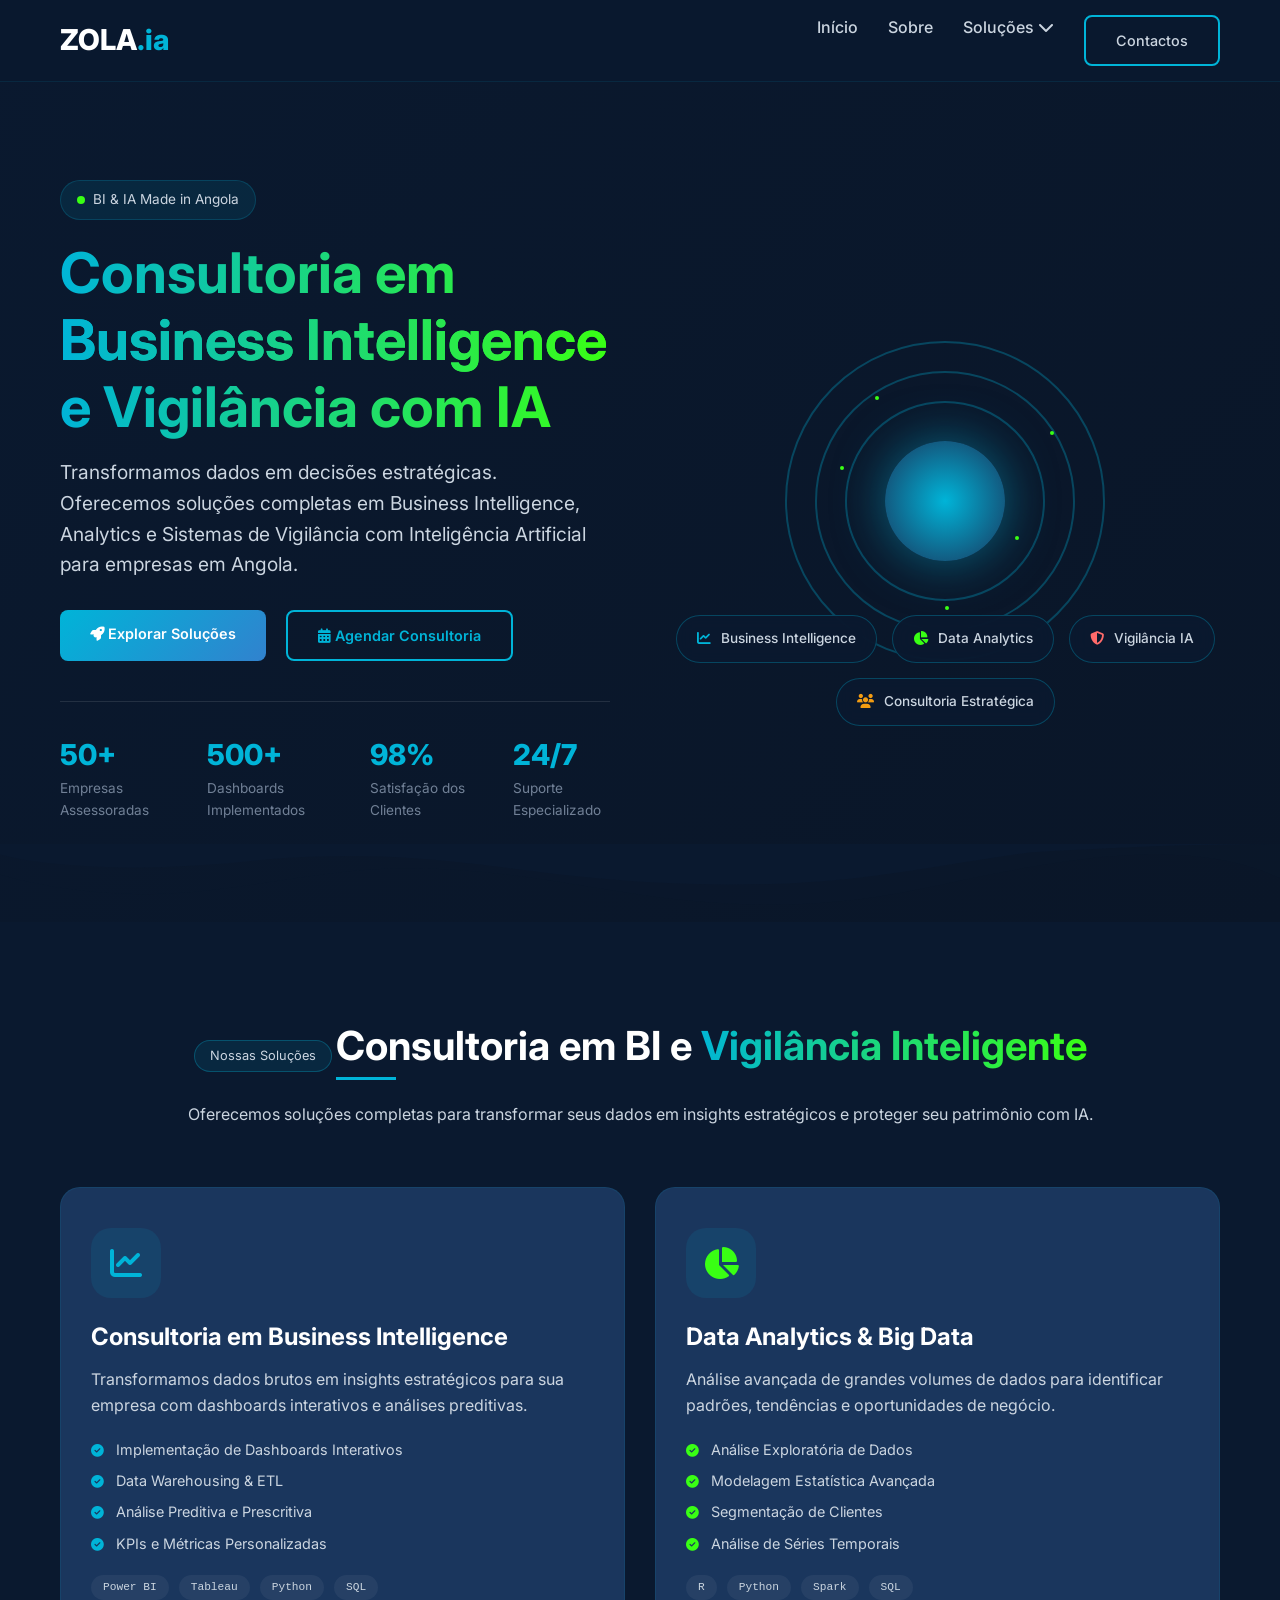
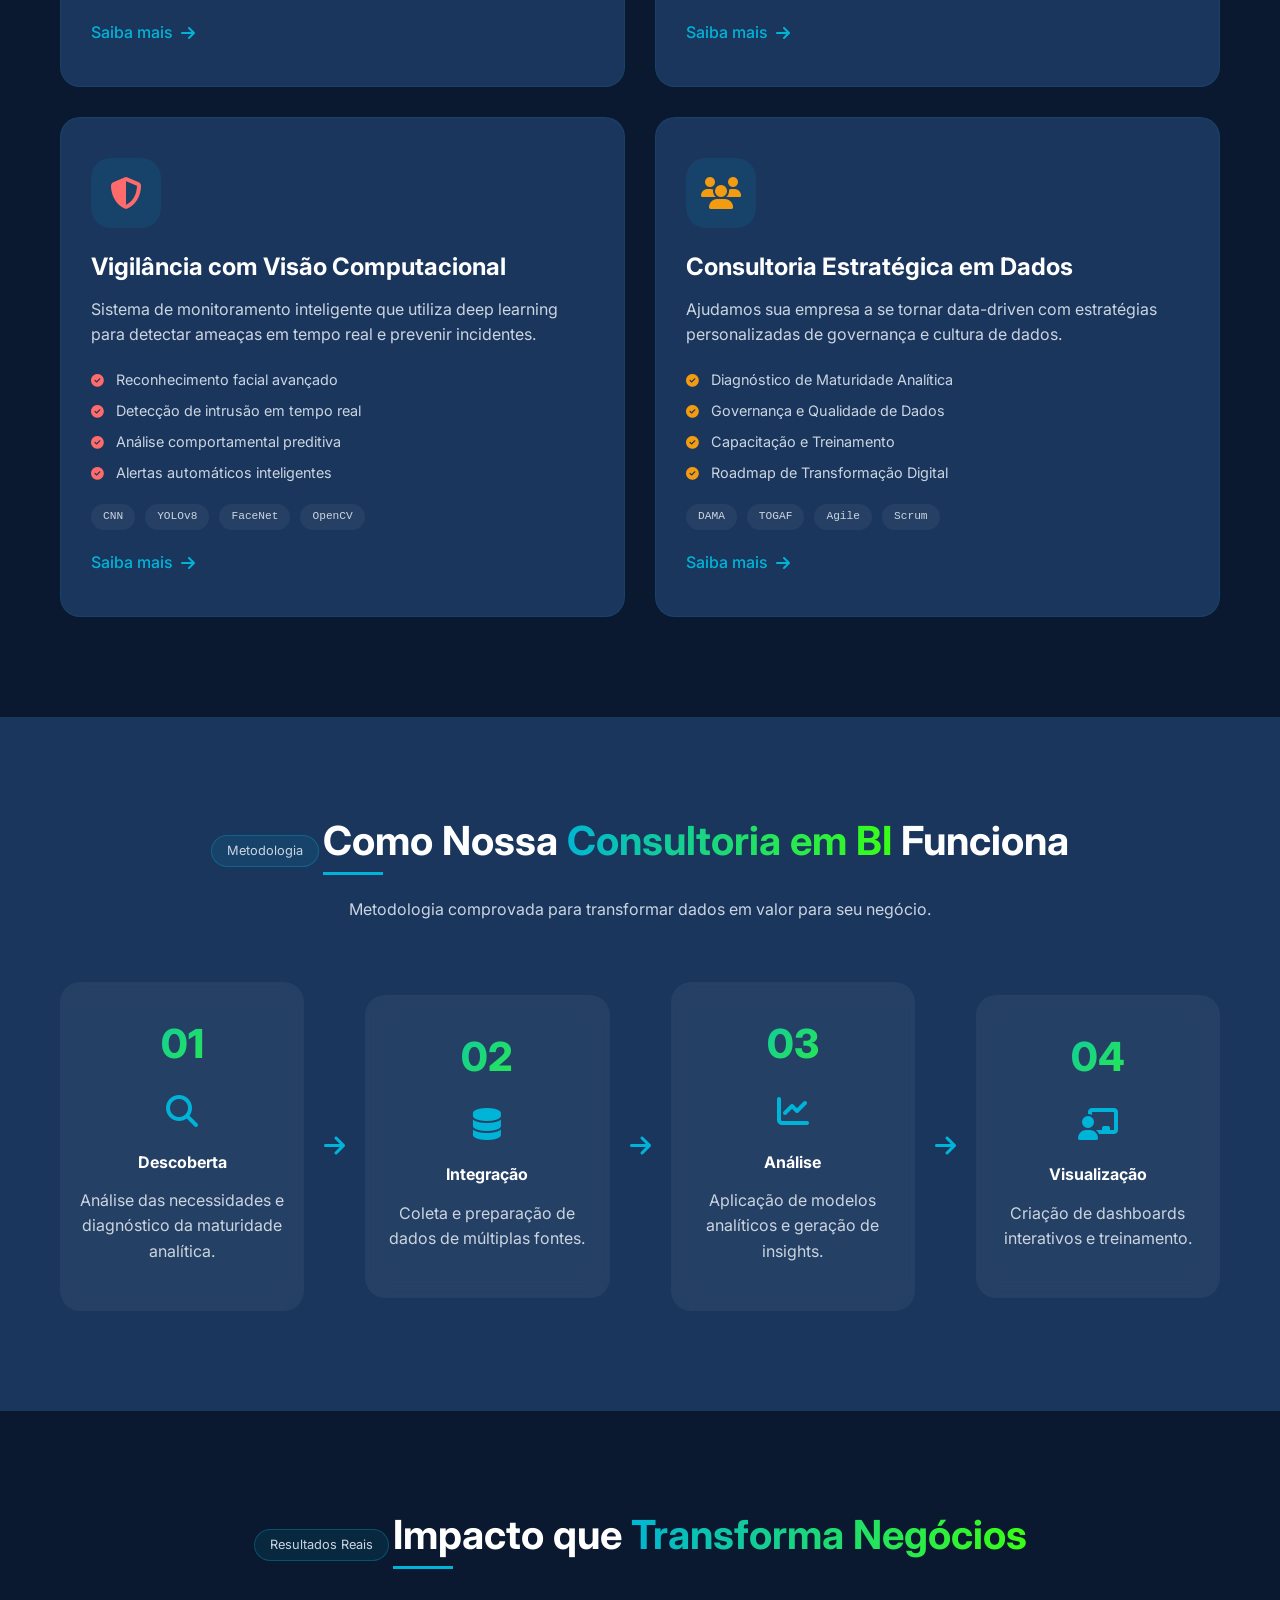
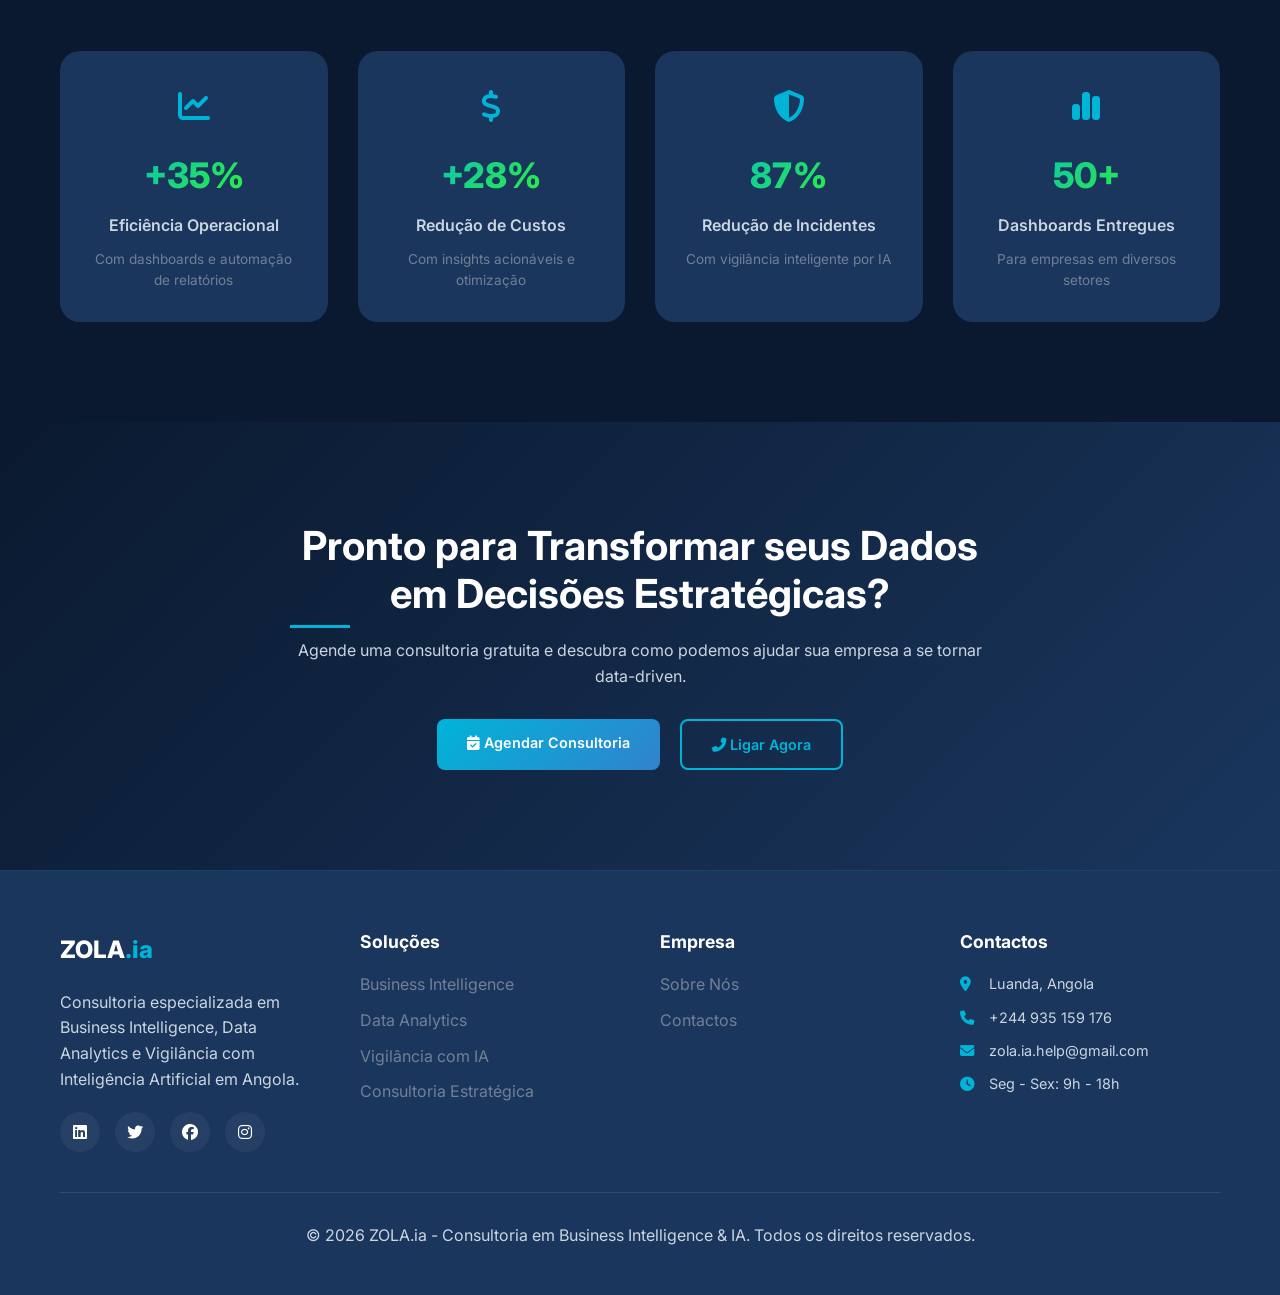
<file: index.html>
<!DOCTYPE html>
<html lang="pt">
<head>
    <meta charset="UTF-8">
    <meta name="viewport" content="width=device-width, initial-scale=1.0">
    <title>ZOLA.ia - Consultoria em Business Intelligence & Vigilância com IA</title>
    
    <link rel="stylesheet" href="https://cdnjs.cloudflare.com/ajax/libs/font-awesome/6.4.0/css/all.min.css">
    <link href="https://fonts.googleapis.com/css2?family=Inter:wght@300;400;500;600;700;800&display=swap" rel="stylesheet">
    <link rel="stylesheet" href="css/style.css">
</head>
<body>
    <header>
        <div class="container header-container">
            <a href="index.html" class="logo">
                ZOLA<span>.ia</span>
            </a>
            
            <button class="mobile-menu-btn">
                <i class="fas fa-bars"></i>
            </button>
            
            <nav>
                <ul class="nav-menu">
                    <li><a href="index.html">Início</a></li>
                    <li><a href="about.html">Sobre</a></li>
                    <li class="dropdown">
                        <a href="#">Soluções <i class="fas fa-chevron-down"></i></a>
                        <ul class="dropdown-menu">
                            <li><a href="bi_consulting.html"><i class="fas fa-chart-line"></i> Business Intelligence</a></li>
                            <li><a href="data_analytics.html"><i class="fas fa-chart-pie"></i> Data Analytics</a></li>
                            <li><a href="security.html"><i class="fas fa-shield-alt"></i> Vigilância com IA</a></li>
                            <li><a href="strategic_consulting.html"><i class="fas fa-users"></i> Consultoria Estratégica</a></li>
                        </ul>
                    </li>
                    
                    <li><a href="contact.html" class="btn btn-secondary">Contactos</a></li>
                </ul>
            </nav>
        </div>
    </header>

    <main>
        <!-- Hero Section -->
        <section class="hero">
            <div class="container">
                <div class="hero-content">
                    <div class="hero-text">
                        <div class="hero-badge">
                            <span class="pulse-dot"></span> BI & IA Made in Angola
                        </div>
                        <h1>Consultoria em <span class="gradient-text">Business Intelligence</span> e Vigilância com IA</h1>
                        <p class="hero-description">Transformamos dados em decisões estratégicas. Oferecemos soluções completas em Business Intelligence, Analytics e Sistemas de Vigilância com Inteligência Artificial para empresas em Angola.</p>
                        
                        <div class="hero-buttons">
                            <a href="#solucoes" class="btn btn-primary">
                                <i class="fas fa-rocket"></i> Explorar Soluções
                            </a>
                            <a href="contact.html" class="btn btn-outline">
                                <i class="fas fa-calendar-alt"></i> Agendar Consultoria
                            </a>
                        </div>
                        
                        <div class="hero-stats">
                            <div class="stat">
                                <div class="stat-number">50+</div>
                                <div class="stat-label">Empresas Assessoradas</div>
                            </div>
                            <div class="stat">
                                <div class="stat-number">500+</div>
                                <div class="stat-label">Dashboards Implementados</div>
                            </div>
                            <div class="stat">
                                <div class="stat-number">98%</div>
                                <div class="stat-label">Satisfação dos Clientes</div>
                            </div>
                            <div class="stat">
                                <div class="stat-number">24/7</div>
                                <div class="stat-label">Suporte Especializado</div>
                            </div>
                        </div>
                    </div>
                    
                    <div class="hero-visual">
                        <div class="ai-orb">
                            <div class="orb-core"></div>
                            <div class="orb-ring ring-1"></div>
                            <div class="orb-ring ring-2"></div>
                            <div class="orb-ring ring-3"></div>
                            <div class="particles">
                                <div class="particle" style="top: 20%; left: 30%; animation-delay: 0s;"></div>
                                <div class="particle" style="top: 60%; left: 70%; animation-delay: 1s;"></div>
                                <div class="particle" style="top: 40%; left: 20%; animation-delay: 2s;"></div>
                                <div class="particle" style="top: 80%; left: 50%; animation-delay: 0.5s;"></div>
                                <div class="particle" style="top: 30%; left: 80%; animation-delay: 1.5s;"></div>
                            </div>
                        </div>
                        
                        <div class="floating-cards">
                            <div class="float-card bi-card">
                                <i class="fas fa-chart-line"></i>
                                <span>Business Intelligence</span>
                                <div class="card-tooltip">Dashboards interativos e KPIs estratégicos</div>
                            </div>
                            <div class="float-card analytics-card">
                                <i class="fas fa-chart-pie"></i>
                                <span>Data Analytics</span>
                                <div class="card-tooltip">Análise avançada de dados para decisões</div>
                            </div>
                            <div class="float-card security-card">
                                <i class="fas fa-shield-alt"></i>
                                <span>Vigilância IA</span>
                                <div class="card-tooltip">Monitoramento inteligente com visão computacional</div>
                            </div>
                            <div class="float-card consulting-card">
                                <i class="fas fa-users"></i>
                                <span>Consultoria Estratégica</span>
                                <div class="card-tooltip">Transformação digital orientada a dados</div>
                            </div>
                        </div>
                    </div>
                </div>
            </div>
            
            <div class="hero-wave">
                <svg viewBox="0 0 1200 120" preserveAspectRatio="none">
                    <path d="M0,0V46.29c47.79,22.2,103.59,32.17,158,28,70.36-5.37,136.33-33.31,206.8-37.5C438.64,32.43,512.34,53.67,583,72.05c69.27,18,138.3,24.88,209.4,13.08,36.15-6,69.85-17.84,104.45-29.34C989.49,25,1113-14.29,1200,52.47V0Z" opacity=".25" fill="var(--primary-dark)"></path>
                    <path d="M0,0V15.81C13,21.25,27.93,25.67,44.24,28.45c69.76,11.6,136.47,7.22,206.42-5.49C369.5,7.81,449.46,32.07,524.8,45.85c75.34,13.78,147.13,18.17,221.42,12.53,74.31-5.64,142.33-29.12,217.22-45.65C1049.76,4.31,1124.53,0,1200,0Z" fill="var(--primary-dark)"></path>
                </svg>
            </div>
        </section>

        <!-- Solutions Section -->
        <section id="solucoes" class="solutions-section">
            <div class="container">
                <div class="section-header">
                    <span class="section-badge">Nossas Soluções</span>
                    <h2>Consultoria em BI e<span class="gradient-text"> Vigilância Inteligente</span></h2>
                    <p>Oferecemos soluções completas para transformar seus dados em insights estratégicos e proteger seu patrimônio com IA.</p>
                </div>
                
                <div class="solutions-grid">
                    <div class="solution-card bi-solution">
                        <div class="card-glow"></div>
                        <div class="solution-icon">
                            <div class="icon-bg">
                                <i class="fas fa-chart-line"></i>
                            </div>
                        </div>
                        <h3>Consultoria em Business Intelligence</h3>
                        <p>Transformamos dados brutos em insights estratégicos para sua empresa com dashboards interativos e análises preditivas.</p>
                        <div class="feature-list">
                            <div class="feature"><i class="fas fa-check-circle"></i> Implementação de Dashboards Interativos</div>
                            <div class="feature"><i class="fas fa-check-circle"></i> Data Warehousing & ETL</div>
                            <div class="feature"><i class="fas fa-check-circle"></i> Análise Preditiva e Prescritiva</div>
                            <div class="feature"><i class="fas fa-check-circle"></i> KPIs e Métricas Personalizadas</div>
                        </div>
                        <div class="tech-stack">
                            <span>Power BI</span>
                            <span>Tableau</span>
                            <span>Python</span>
                            <span>SQL</span>
                        </div>
                        <a href="bi_consulting.html" class="card-link">Saiba mais <i class="fas fa-arrow-right"></i></a>
                    </div>
                    
                    <div class="solution-card analytics-solution">
                        <div class="card-glow"></div>
                        <div class="solution-icon">
                            <div class="icon-bg">
                                <i class="fas fa-chart-pie"></i>
                            </div>
                        </div>
                        <h3>Data Analytics & Big Data</h3>
                        <p>Análise avançada de grandes volumes de dados para identificar padrões, tendências e oportunidades de negócio.</p>
                        <div class="feature-list">
                            <div class="feature"><i class="fas fa-check-circle"></i> Análise Exploratória de Dados</div>
                            <div class="feature"><i class="fas fa-check-circle"></i> Modelagem Estatística Avançada</div>
                            <div class="feature"><i class="fas fa-check-circle"></i> Segmentação de Clientes</div>
                            <div class="feature"><i class="fas fa-check-circle"></i> Análise de Séries Temporais</div>
                        </div>
                        <div class="tech-stack">
                            <span>R</span>
                            <span>Python</span>
                            <span>Spark</span>
                            <span>SQL</span>
                        </div>
                        <a href="data_analytics.html" class="card-link">Saiba mais <i class="fas fa-arrow-right"></i></a>
                    </div>
                    
                    <div class="solution-card security-solution">
                        <div class="card-glow"></div>
                        <div class="solution-icon">
                            <div class="icon-bg">
                                <i class="fas fa-shield-alt"></i>
                            </div>
                        </div>
                        <h3>Vigilância com Visão Computacional</h3>
                        <p>Sistema de monitoramento inteligente que utiliza deep learning para detectar ameaças em tempo real e prevenir incidentes.</p>
                        <div class="feature-list">
                            <div class="feature"><i class="fas fa-check-circle"></i> Reconhecimento facial avançado</div>
                            <div class="feature"><i class="fas fa-check-circle"></i> Detecção de intrusão em tempo real</div>
                            <div class="feature"><i class="fas fa-check-circle"></i> Análise comportamental preditiva</div>
                            <div class="feature"><i class="fas fa-check-circle"></i> Alertas automáticos inteligentes</div>
                        </div>
                        <div class="tech-stack">
                            <span>CNN</span>
                            <span>YOLOv8</span>
                            <span>FaceNet</span>
                            <span>OpenCV</span>
                        </div>
                        <a href="security.html" class="card-link">Saiba mais <i class="fas fa-arrow-right"></i></a>
                    </div>
                    
                    <div class="solution-card consulting-solution">
                        <div class="card-glow"></div>
                        <div class="solution-icon">
                            <div class="icon-bg">
                                <i class="fas fa-users"></i>
                            </div>
                        </div>
                        <h3>Consultoria Estratégica em Dados</h3>
                        <p>Ajudamos sua empresa a se tornar data-driven com estratégias personalizadas de governança e cultura de dados.</p>
                        <div class="feature-list">
                            <div class="feature"><i class="fas fa-check-circle"></i> Diagnóstico de Maturidade Analítica</div>
                            <div class="feature"><i class="fas fa-check-circle"></i> Governança e Qualidade de Dados</div>
                            <div class="feature"><i class="fas fa-check-circle"></i> Capacitação e Treinamento</div>
                            <div class="feature"><i class="fas fa-check-circle"></i> Roadmap de Transformação Digital</div>
                        </div>
                        <div class="tech-stack">
                            <span>DAMA</span>
                            <span>TOGAF</span>
                            <span>Agile</span>
                            <span>Scrum</span>
                        </div>
                        <a href="strategic_consulting.html" class="card-link">Saiba mais <i class="fas fa-arrow-right"></i></a>
                    </div>
                </div>
            </div>
        </section>

        <!-- How It Works -->
        <section class="how-it-works">
            <div class="container">
                <div class="section-header">
                    <span class="section-badge">Metodologia</span>
                    <h2>Como Nossa<span class="gradient-text"> Consultoria em BI</span> Funciona</h2>
                    <p>Metodologia comprovada para transformar dados em valor para seu negócio.</p>
                </div>
                
                <div class="process-flow">
                    <div class="process-step">
                        <div class="step-number">01</div>
                        <div class="step-icon"><i class="fas fa-search"></i></div>
                        <h4>Descoberta</h4>
                        <p>Análise das necessidades e diagnóstico da maturidade analítica.</p>
                    </div>
                    <div class="process-arrow"><i class="fas fa-arrow-right"></i></div>
                    <div class="process-step">
                        <div class="step-number">02</div>
                        <div class="step-icon"><i class="fas fa-database"></i></div>
                        <h4>Integração</h4>
                        <p>Coleta e preparação de dados de múltiplas fontes.</p>
                    </div>
                    <div class="process-arrow"><i class="fas fa-arrow-right"></i></div>
                    <div class="process-step">
                        <div class="step-number">03</div>
                        <div class="step-icon"><i class="fas fa-chart-line"></i></div>
                        <h4>Análise</h4>
                        <p>Aplicação de modelos analíticos e geração de insights.</p>
                    </div>
                    <div class="process-arrow"><i class="fas fa-arrow-right"></i></div>
                    <div class="process-step">
                        <div class="step-number">04</div>
                        <div class="step-icon"><i class="fas fa-chalkboard-user"></i></div>
                        <h4>Visualização</h4>
                        <p>Criação de dashboards interativos e treinamento.</p>
                    </div>
                </div>
            </div>
        </section>

        <!-- Impact Section with Counting Animation -->
        <section class="impact-section">
            <div class="container">
                <div class="section-header">
                    <span class="section-badge">Resultados Reais</span>
                    <h2>Impacto que<span class="gradient-text"> Transforma Negócios</span></h2>
                </div>
                
                <div class="impact-grid">
                    <div class="impact-card">
                        <div class="impact-icon"><i class="fas fa-chart-line"></i></div>
                        <div class="impact-number" data-target="35" data-suffix="+%">+35%</div>
                        <div class="impact-label">Eficiência Operacional</div>
                        <div class="impact-desc">Com dashboards e automação de relatórios</div>
                    </div>
                    <div class="impact-card">
                        <div class="impact-icon"><i class="fas fa-dollar-sign"></i></div>
                        <div class="impact-number" data-target="28" data-suffix="+%">+28%</div>
                        <div class="impact-label">Redução de Custos</div>
                        <div class="impact-desc">Com insights acionáveis e otimização</div>
                    </div>
                    <div class="impact-card">
                        <div class="impact-icon"><i class="fas fa-shield-alt"></i></div>
                        <div class="impact-number" data-target="87" data-suffix="%">87%</div>
                        <div class="impact-label">Redução de Incidentes</div>
                        <div class="impact-desc">Com vigilância inteligente por IA</div>
                    </div>
                    <div class="impact-card">
                        <div class="impact-icon"><i class="fas fa-chart-simple"></i></div>
                        <div class="impact-number" data-target="50" data-suffix="+">50+</div>
                        <div class="impact-label">Dashboards Entregues</div>
                        <div class="impact-desc">Para empresas em diversos setores</div>
                    </div>
                </div>
            </div>
        </section>

        <!-- CTA Section -->
        <section class="cta-section">
            <div class="container">
                <div class="cta-content">
                    <h2>Pronto para Transformar seus Dados em Decisões Estratégicas?</h2>
                    <p>Agende uma consultoria gratuita e descubra como podemos ajudar sua empresa a se tornar data-driven.</p>
                    <div class="cta-buttons">
                        <a href="contact.html" class="btn btn-primary">
                            <i class="fas fa-calendar-check"></i> Agendar Consultoria
                        </a>
                        <a href="tel:+244935159176" class="btn btn-outline">
                            <i class="fas fa-phone-alt"></i> Ligar Agora
                        </a>
                    </div>
                </div>
            </div>
        </section>
    </main>

    <footer>
        <div class="container">
            <div class="footer-content">
                <div class="footer-about">
                    <div class="footer-logo">ZOLA<span>.ia</span></div>
                    <p>Consultoria especializada em Business Intelligence, Data Analytics e Vigilância com Inteligência Artificial em Angola.</p>
                    <div class="social-links">
                        <a href="#"><i class="fab fa-linkedin"></i></a>
                        <a href="#"><i class="fab fa-twitter"></i></a>
                        <a href="#"><i class="fab fa-facebook"></i></a>
                        <a href="#"><i class="fab fa-instagram"></i></a>
                    </div>
                </div>
                
                <div class="footer-links">
                    <h4>Soluções</h4>
                    <ul>
                        <li><a href="bi_consulting.html">Business Intelligence</a></li>
                        <li><a href="data_analytics.html">Data Analytics</a></li>
                        <li><a href="security.html">Vigilância com IA</a></li>
                        <li><a href="strategic_consulting.html">Consultoria Estratégica</a></li>
                    </ul>
                </div>
                
                <div class="footer-links">
                    <h4>Empresa</h4>
                    <ul>
                        <li><a href="about.html">Sobre Nós</a></li>
                     
                        <li><a href="contact.html">Contactos</a></li>
                    </ul>
                </div>
                
                <div class="footer-contact">
                    <h4>Contactos</h4>
                    <p><i class="fas fa-map-marker-alt"></i> Luanda, Angola</p>
                    <p><i class="fas fa-phone"></i> +244 935 159 176</p>
                    <p><i class="fas fa-envelope"></i> zola.ia.help@gmail.com</p>
                    <p><i class="fas fa-clock"></i> Seg - Sex: 9h - 18h</p>
                </div>
            </div>
            
            <div class="footer-bottom">
                <p>&copy; 2026 ZOLA.ia - Consultoria em Business Intelligence & IA. Todos os direitos reservados.</p>
            </div>
        </div>
    </footer>

    <script src="js/main.js"></script>
</body>
</html>
</file>
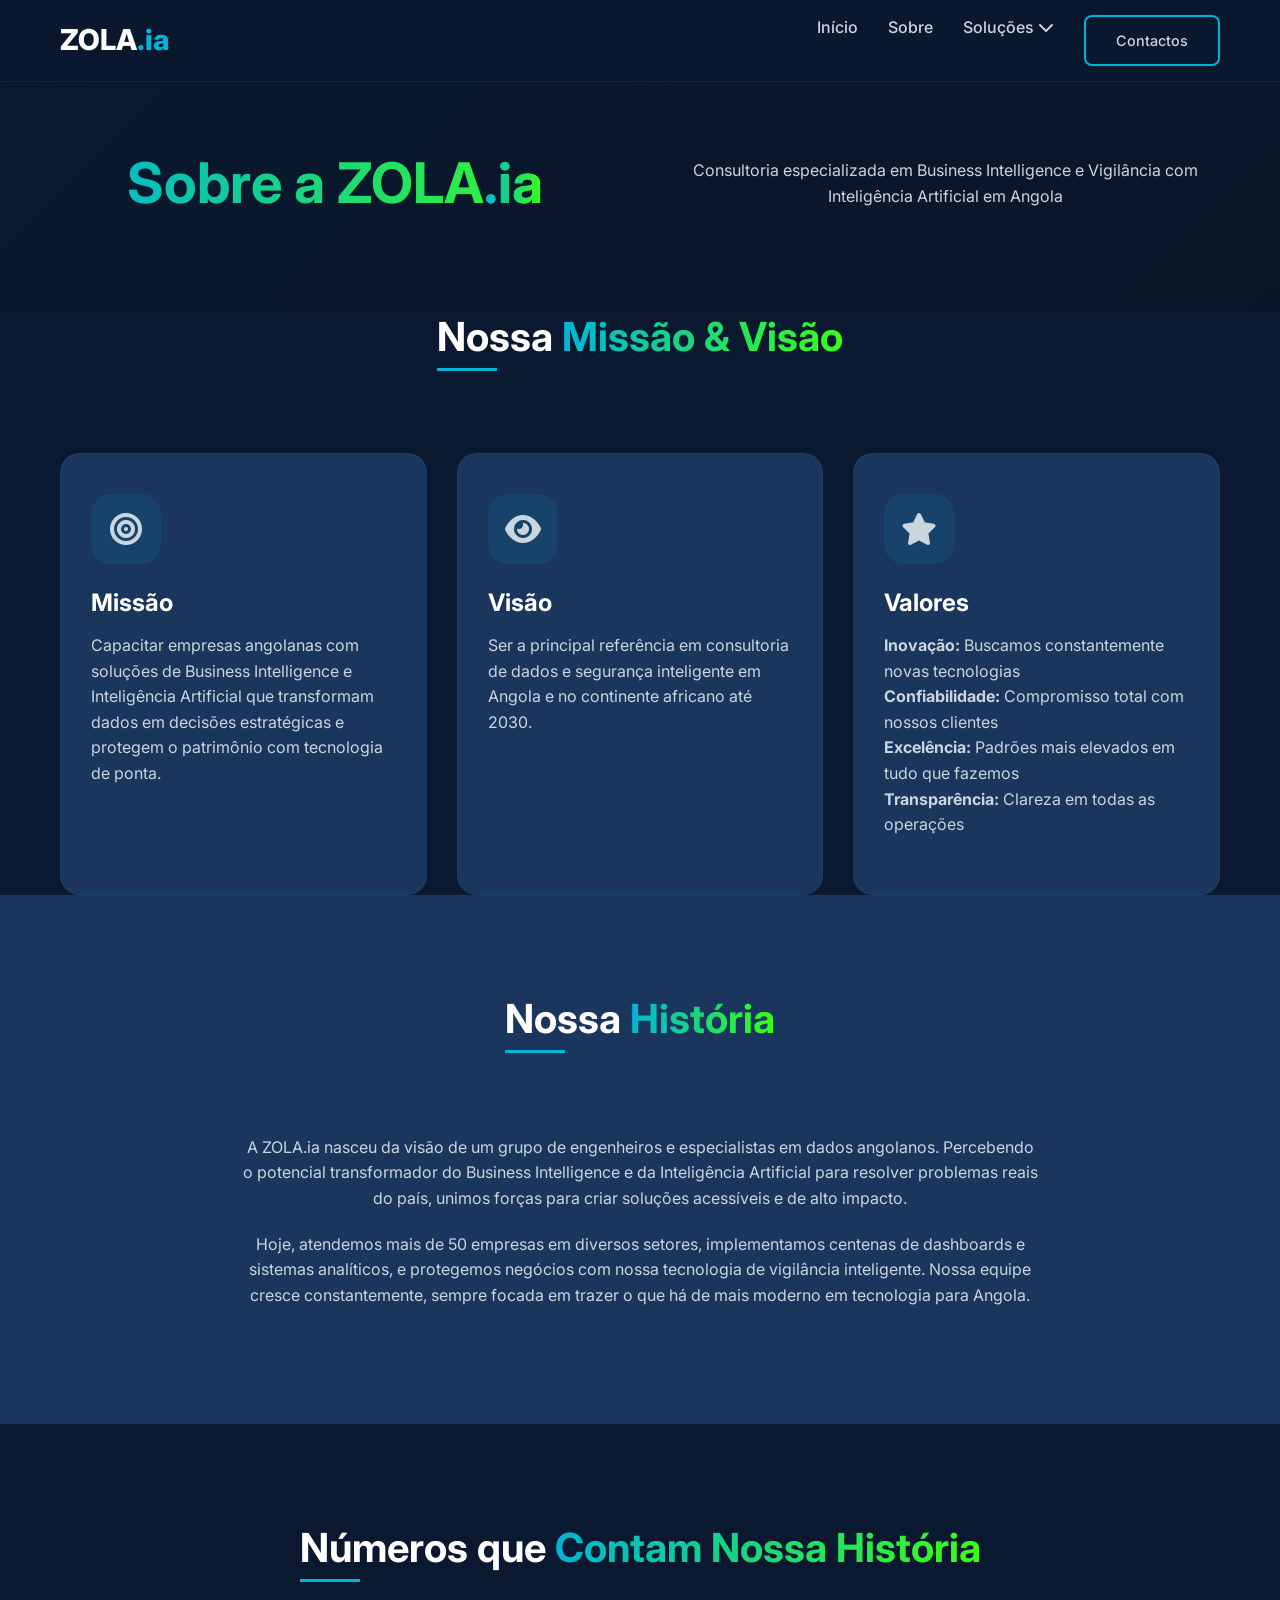
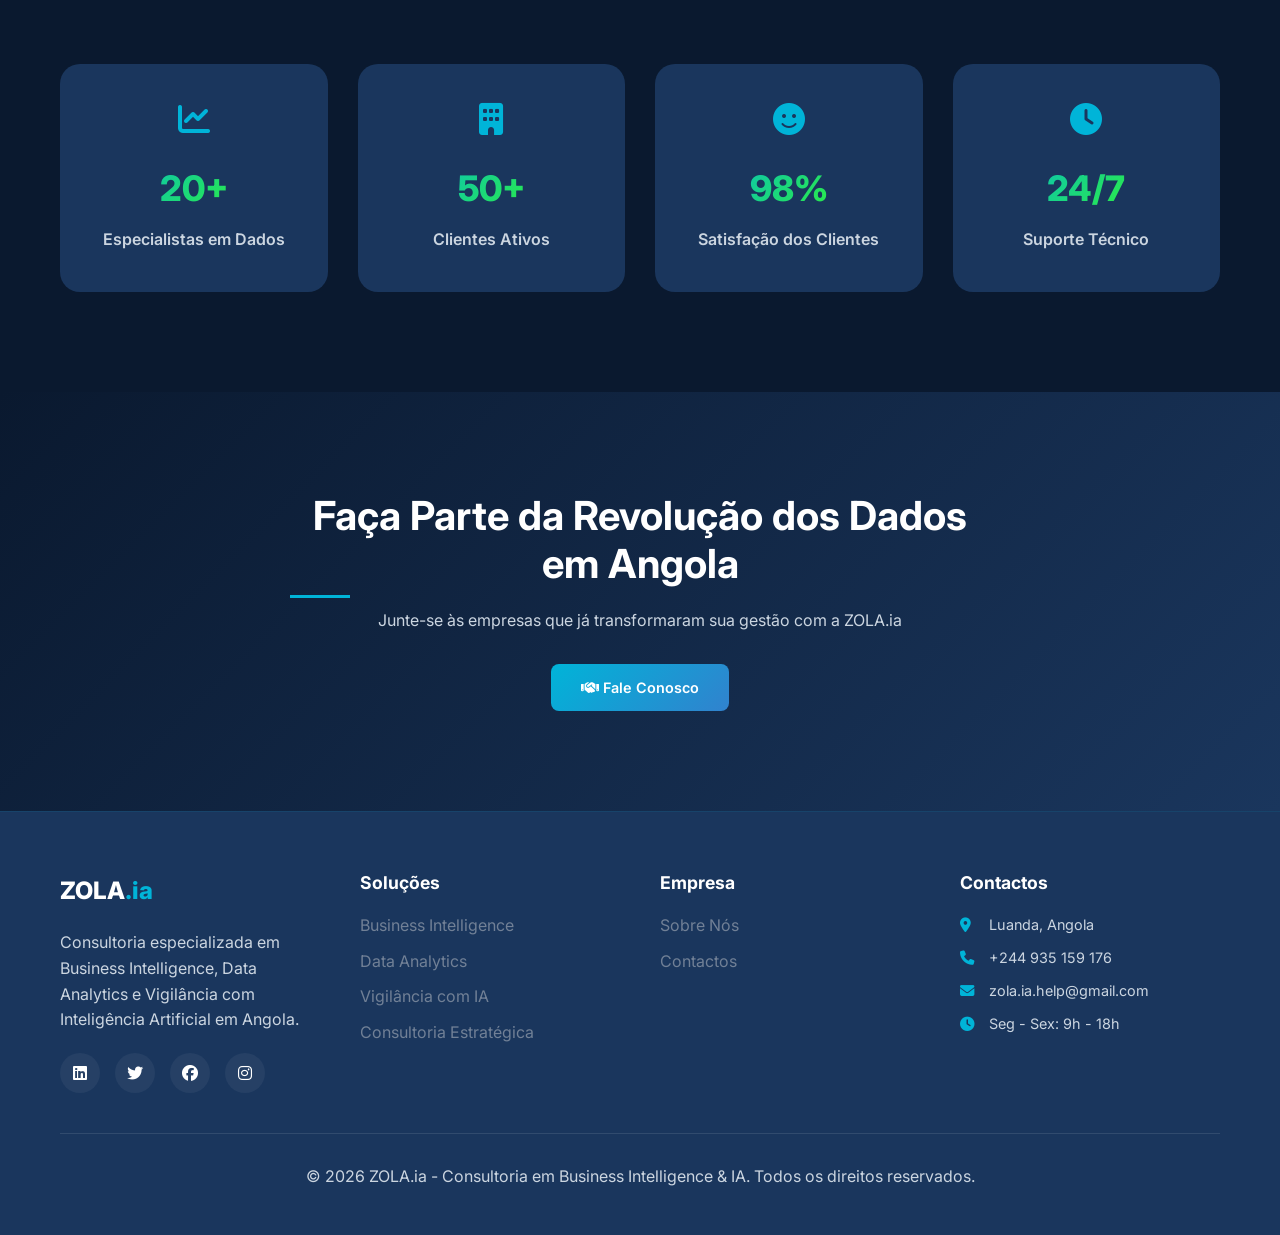
<file: about.html>
<!DOCTYPE html>
<html lang="pt">
<head>
    <meta charset="UTF-8">
    <meta name="viewport" content="width=device-width, initial-scale=1.0">
    <title>Sobre Nós - ZOLA.ia</title>
    
    <link rel="stylesheet" href="https://cdnjs.cloudflare.com/ajax/libs/font-awesome/6.4.0/css/all.min.css">
    <link href="https://fonts.googleapis.com/css2?family=Inter:wght@300;400;500;600;700;800&display=swap" rel="stylesheet">
    <link rel="stylesheet" href="css/style.css">
</head>
<body>
    <header>
        <div class="container header-container">
            <a href="index.html" class="logo">
                ZOLA<span>.ia</span>
            </a>
            
            <button class="mobile-menu-btn">
                <i class="fas fa-bars"></i>
            </button>
            
            <nav>
                <ul class="nav-menu">
                    <li><a href="index.html">Início</a></li>
                    <li><a href="about.html">Sobre</a></li>
                    <li class="dropdown">
                        <a href="#">Soluções <i class="fas fa-chevron-down"></i></a>
                        <ul class="dropdown-menu">
                            <li><a href="bi_consulting.html"><i class="fas fa-chart-line"></i> Business Intelligence</a></li>
                            <li><a href="data_analytics.html"><i class="fas fa-chart-pie"></i> Data Analytics</a></li>
                            <li><a href="security.html"><i class="fas fa-shield-alt"></i> Vigilância com IA</a></li>
                            <li><a href="strategic_consulting.html"><i class="fas fa-users"></i> Consultoria Estratégica</a></li>
                        </ul>
                    </li>
                    <li><a href="contact.html" class="btn btn-secondary">Contactos</a></li>
                </ul>
            </nav>
        </div>
    </header>

    <main>
        <section class="hero" style="padding: 150px 0 80px;">
            <div class="container hero-content" style="text-align: center;">
                <h1>Sobre a ZOLA<span class="gradient-text">.ia</span></h1>
                <p>Consultoria especializada em Business Intelligence e Vigilância com Inteligência Artificial em Angola</p>
            </div>
        </section>

        <section class="section">
            <div class="container">
                <div class="section-header">
                    <h2>Nossa <span class="gradient-text">Missão & Visão</span></h2>
                </div>
                
                <div class="solutions-grid" style="grid-template-columns: repeat(3, 1fr);">
                    <div class="solution-card">
                        <div class="solution-icon">
                            <div class="icon-bg"><i class="fas fa-bullseye"></i></div>
                        </div>
                        <h3>Missão</h3>
                        <p>Capacitar empresas angolanas com soluções de Business Intelligence e Inteligência Artificial que transformam dados em decisões estratégicas e protegem o patrimônio com tecnologia de ponta.</p>
                    </div>
                    
                    <div class="solution-card">
                        <div class="solution-icon">
                            <div class="icon-bg"><i class="fas fa-eye"></i></div>
                        </div>
                        <h3>Visão</h3>
                        <p>Ser a principal referência em consultoria de dados e segurança inteligente em Angola e no continente africano até 2030.</p>
                    </div>
                    
                    <div class="solution-card">
                        <div class="solution-icon">
                            <div class="icon-bg"><i class="fas fa-star"></i></div>
                        </div>
                        <h3>Valores</h3>
                        <p><strong>Inovação:</strong> Buscamos constantemente novas tecnologias<br>
                        <strong>Confiabilidade:</strong> Compromisso total com nossos clientes<br>
                        <strong>Excelência:</strong> Padrões mais elevados em tudo que fazemos<br>
                        <strong>Transparência:</strong> Clareza em todas as operações</p>
                    </div>
                </div>
            </div>
        </section>

        <section class="how-it-works">
            <div class="container">
                <div class="section-header">
                    <h2>Nossa <span class="gradient-text">História</span></h2>
                </div>
                
                <div style="max-width: 800px; margin: 0 auto; text-align: center;">
                    <p>A ZOLA.ia nasceu da visão de um grupo de engenheiros e especialistas em dados angolanos. Percebendo o potencial transformador do Business Intelligence e da Inteligência Artificial para resolver problemas reais do país, unimos forças para criar soluções acessíveis e de alto impacto.</p>
                    <p style="margin-top: 20px;">Hoje, atendemos mais de 50 empresas em diversos setores, implementamos centenas de dashboards e sistemas analíticos, e protegemos negócios com nossa tecnologia de vigilância inteligente. Nossa equipe cresce constantemente, sempre focada em trazer o que há de mais moderno em tecnologia para Angola.</p>
                </div>
            </div>
        </section>

        <section class="impact-section">
            <div class="container">
                <div class="section-header">
                    <h2>Números que <span class="gradient-text">Contam Nossa História</span></h2>
                </div>
                
                <div class="impact-grid">
                    <div class="impact-card">
                        <div class="impact-icon"><i class="fas fa-chart-line"></i></div>
                        <div class="impact-number" data-target="20" data-suffix="+">20+</div>
                        <div class="impact-label">Especialistas em Dados</div>
                    </div>
                    <div class="impact-card">
                        <div class="impact-icon"><i class="fas fa-building"></i></div>
                        <div class="impact-number" data-target="50" data-suffix="+">50+</div>
                        <div class="impact-label">Clientes Ativos</div>
                    </div>
                    <div class="impact-card">
                        <div class="impact-icon"><i class="fas fa-smile"></i></div>
                        <div class="impact-number" data-target="98" data-suffix="%">98%</div>
                        <div class="impact-label">Satisfação dos Clientes</div>
                    </div>
                    <div class="impact-card">
                        <div class="impact-icon"><i class="fas fa-clock"></i></div>
                        <div class="impact-number" data-target="24" data-suffix="/7">24/7</div>
                        <div class="impact-label">Suporte Técnico</div>
                    </div>
                </div>
            </div>
        </section>

        <section class="cta-section">
            <div class="container">
                <div class="cta-content">
                    <h2>Faça Parte da Revolução dos Dados em Angola</h2>
                    <p>Junte-se às empresas que já transformaram sua gestão com a ZOLA.ia</p>
                    <div class="cta-buttons">
                        <a href="contact.html" class="btn btn-primary">
                            <i class="fas fa-handshake"></i> Fale Conosco
                        </a>
                    </div>
                </div>
            </div>
        </section>
    </main>

    <footer>
        <div class="container">
            <div class="footer-content">
                <div class="footer-about">
                    <div class="footer-logo">ZOLA<span>.ia</span></div>
                    <p>Consultoria especializada em Business Intelligence, Data Analytics e Vigilância com Inteligência Artificial em Angola.</p>
                    <div class="social-links">
                        <a href="#"><i class="fab fa-linkedin"></i></a>
                        <a href="#"><i class="fab fa-twitter"></i></a>
                        <a href="#"><i class="fab fa-facebook"></i></a>
                        <a href="#"><i class="fab fa-instagram"></i></a>
                    </div>
                </div>
                
                <div class="footer-links">
                    <h4>Soluções</h4>
                    <ul>
                        <li><a href="bi_consulting.html">Business Intelligence</a></li>
                        <li><a href="data_analytics.html">Data Analytics</a></li>
                        <li><a href="security.html">Vigilância com IA</a></li>
                        <li><a href="strategic_consulting.html">Consultoria Estratégica</a></li>
                    </ul>
                </div>
                
                <div class="footer-links">
                    <h4>Empresa</h4>
                    <ul>
                        <li><a href="about.html">Sobre Nós</a></li>
                       
                        <li><a href="contact.html">Contactos</a></li>
                    </ul>
                </div>
                
                <div class="footer-contact">
                    <h4>Contactos</h4>
                    <p><i class="fas fa-map-marker-alt"></i> Luanda, Angola</p>
                    <p><i class="fas fa-phone"></i> +244 935 159 176</p>
                    <p><i class="fas fa-envelope"></i> zola.ia.help@gmail.com</p>
                    <p><i class="fas fa-clock"></i> Seg - Sex: 9h - 18h</p>
                </div>
            </div>
            
            <div class="footer-bottom">
                <p>&copy; 2026 ZOLA.ia - Consultoria em Business Intelligence & IA. Todos os direitos reservados.</p>
            </div>
        </div>
    </footer>

    <script src="js/main.js"></script>
</body>
</html>
</file>
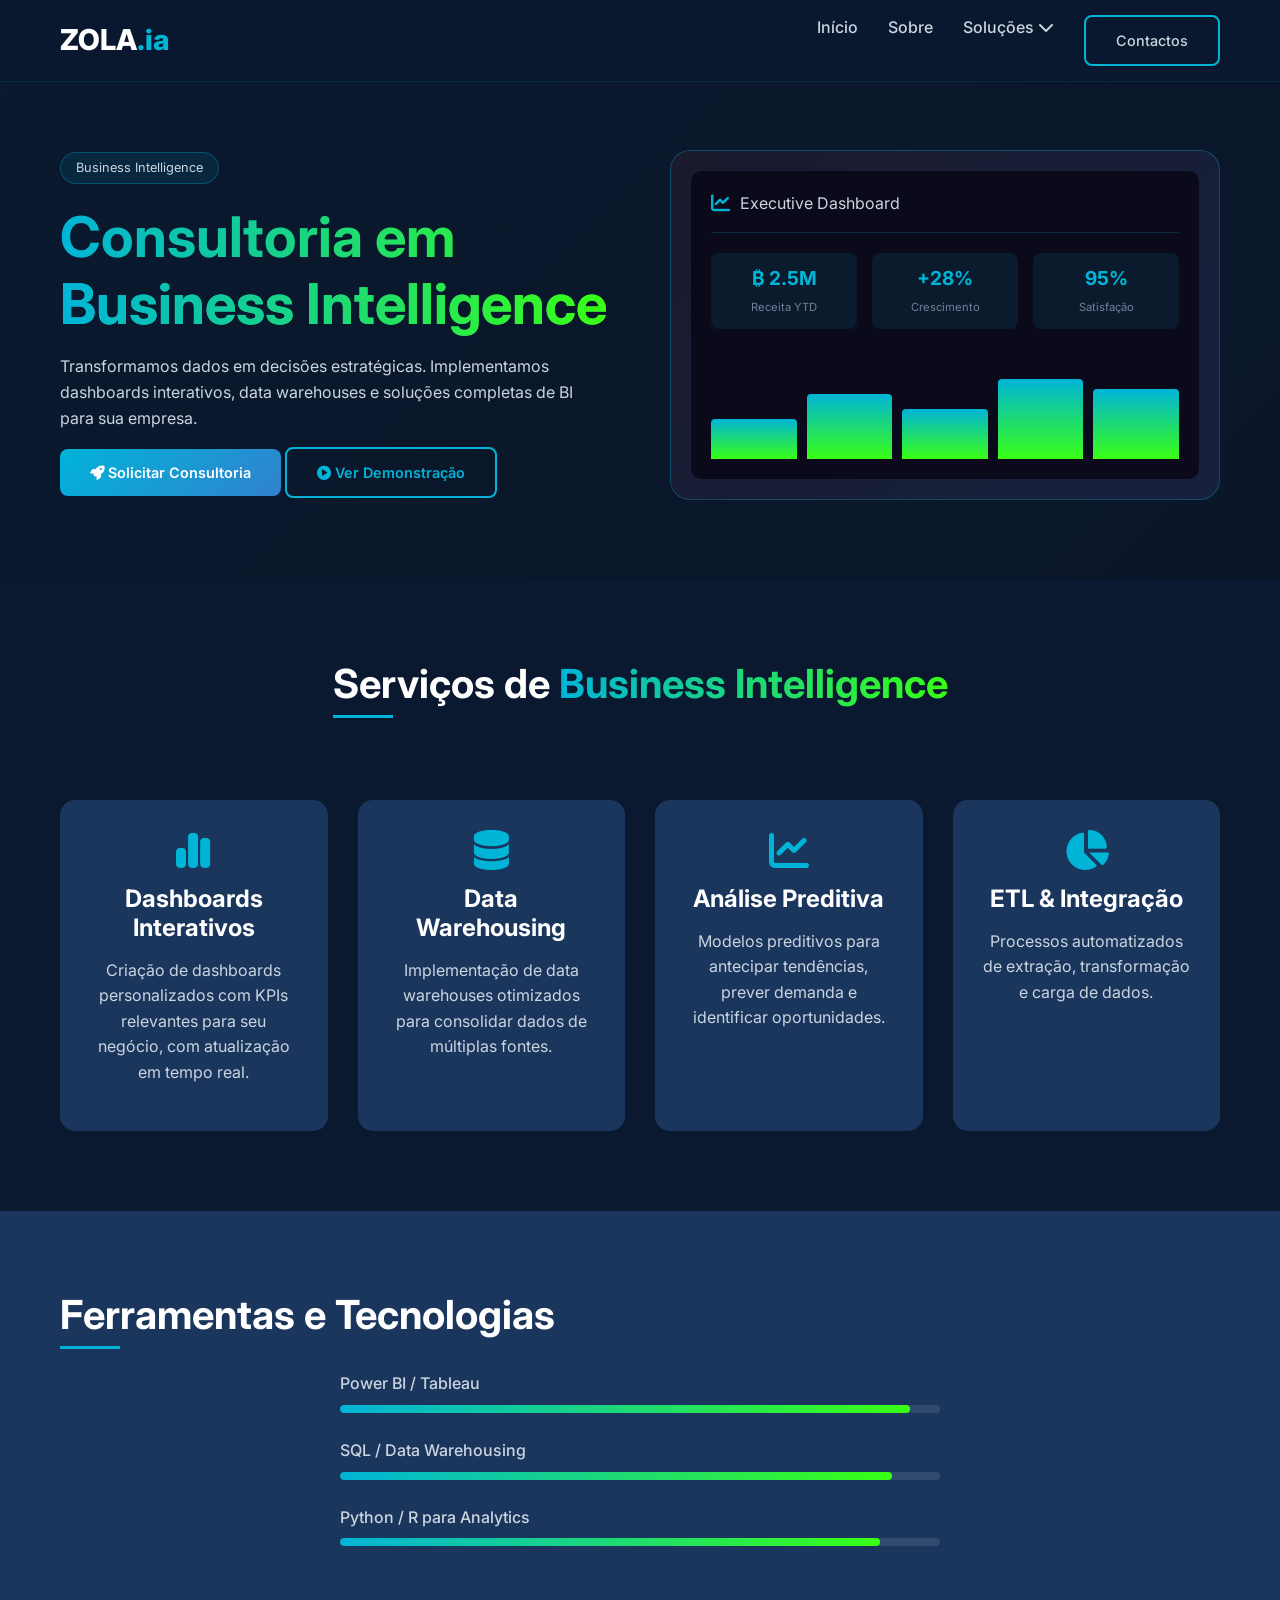
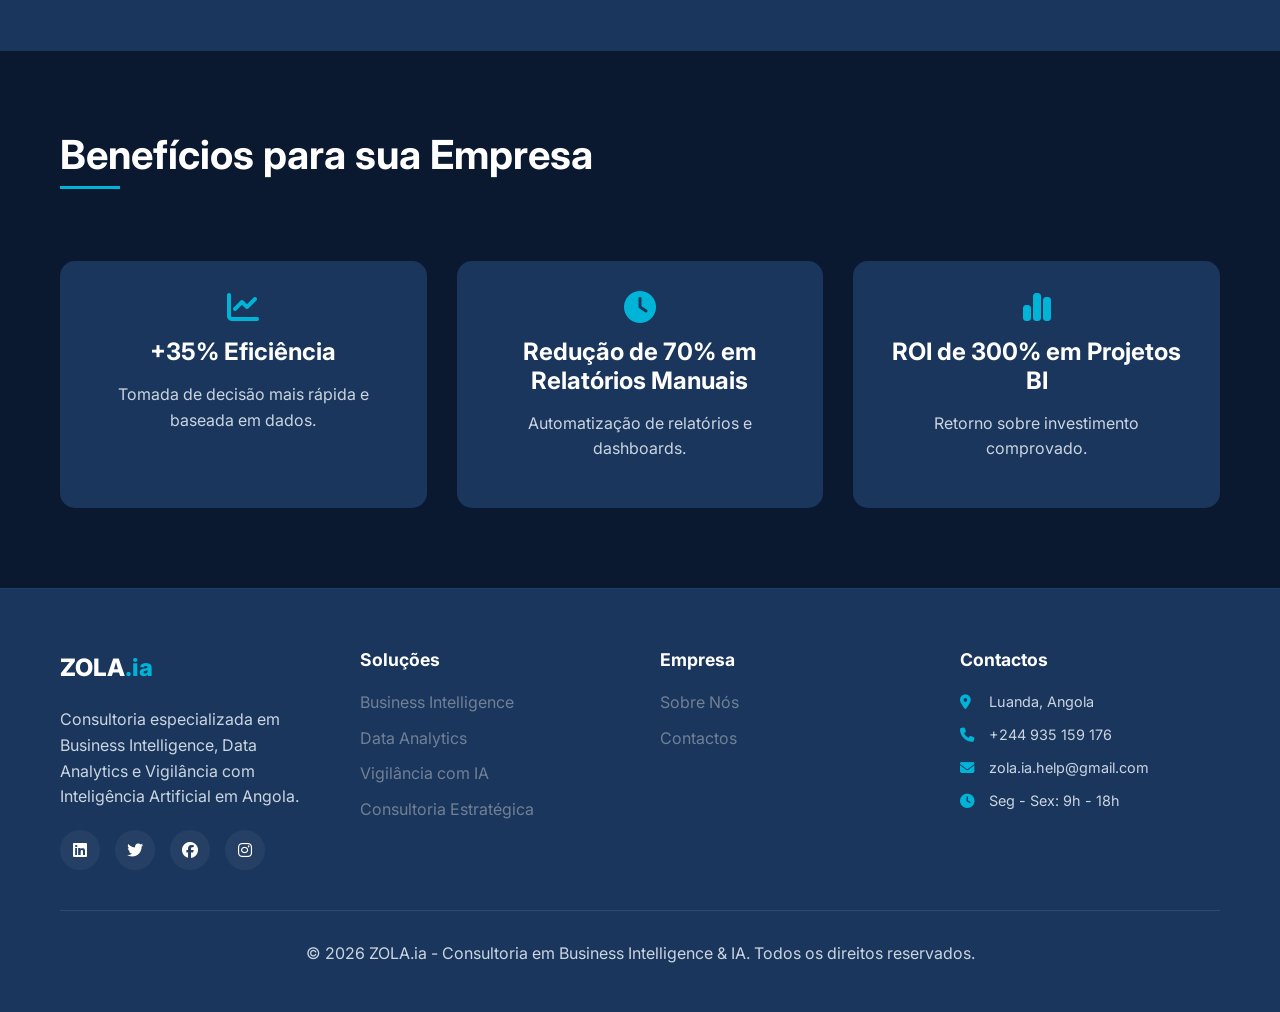
<file: bi_consulting.html>
<!DOCTYPE html>
<html lang="pt">
<head>
    <meta charset="UTF-8">
    <meta name="viewport" content="width=device-width, initial-scale=1.0">
    <title>Consultoria em Business Intelligence - ZOLA.ia</title>
    
    <link rel="stylesheet" href="https://cdnjs.cloudflare.com/ajax/libs/font-awesome/6.4.0/css/all.min.css">
    <link href="https://fonts.googleapis.com/css2?family=Inter:wght@300;400;500;600;700;800&display=swap" rel="stylesheet">
    <link rel="stylesheet" href="css/style.css">
    <style>
        .bi-hero {
            padding: 150px 0 80px;
            background: linear-gradient(135deg, var(--primary-dark), #0a1628);
        }
        
        .bi-hero .container {
            display: grid;
            grid-template-columns: 1fr 1fr;
            gap: 60px;
            align-items: center;
        }
        
        .solution-badge {
            display: inline-block;
            background: rgba(0, 180, 216, 0.1);
            padding: 5px 15px;
            border-radius: 50px;
            font-size: 0.8rem;
            margin-bottom: 20px;
            border: 1px solid rgba(0, 180, 216, 0.3);
        }
        
        .bi-demo {
            background: linear-gradient(135deg, #1a1a2e, #16213e);
            border-radius: 20px;
            padding: 20px;
            border: 1px solid rgba(0, 180, 216, 0.3);
        }
        
        .dashboard-preview {
            background: #0a0a1a;
            border-radius: 10px;
            padding: 20px;
        }
        
        .dashboard-header {
            display: flex;
            align-items: center;
            gap: 10px;
            margin-bottom: 20px;
            padding-bottom: 15px;
            border-bottom: 1px solid rgba(0, 180, 216, 0.2);
        }
        
        .dashboard-header i {
            font-size: 1.2rem;
            color: var(--electric-blue);
        }
        
        .dashboard-stats {
            display: grid;
            grid-template-columns: repeat(3, 1fr);
            gap: 15px;
            margin-bottom: 30px;
        }
        
        .stat-item {
            text-align: center;
            padding: 10px;
            background: rgba(0, 180, 216, 0.1);
            border-radius: 8px;
        }
        
        .stat-value {
            display: block;
            font-size: 1.2rem;
            font-weight: 700;
            color: var(--electric-blue);
        }
        
        .stat-label {
            font-size: 0.7rem;
            color: var(--gray-medium);
        }
        
        .dashboard-chart {
            display: flex;
            align-items: flex-end;
            gap: 10px;
            height: 100px;
        }
        
        .chart-bar {
            flex: 1;
            background: linear-gradient(180deg, var(--electric-blue), var(--neon-green));
            border-radius: 4px 4px 0 0;
        }
        
        .features-section { padding: 80px 0; }
        .features-grid {
            display: grid;
            grid-template-columns: repeat(4, 1fr);
            gap: 30px;
            margin-top: 50px;
        }
        
        .feature-card {
            text-align: center;
            padding: 30px;
            background: var(--primary-blue);
            border-radius: 15px;
            transition: transform 0.3s ease;
        }
        
        .feature-card:hover { transform: translateY(-5px); }
        .feature-card i { font-size: 2.5rem; color: var(--electric-blue); margin-bottom: 15px; }
        
        .tech-details { padding: 80px 0; background: var(--primary-blue); }
        .tech-stack-detail { max-width: 600px; margin: 0 auto; }
        .tech-item { margin-bottom: 25px; }
        .tech-name { display: block; margin-bottom: 8px; font-weight: 500; }
        .tech-bar { background: rgba(255,255,255,0.1); height: 8px; border-radius: 4px; overflow: hidden; }
        .tech-progress { background: linear-gradient(90deg, var(--electric-blue), var(--neon-green)); height: 100%; border-radius: 4px; }
        
        .benefits { padding: 80px 0; }
        .benefits-grid {
            display: grid;
            grid-template-columns: repeat(3, 1fr);
            gap: 30px;
            margin-top: 50px;
        }
        .benefit-card {
            text-align: center;
            padding: 30px;
            background: var(--primary-blue);
            border-radius: 15px;
        }
        .benefit-card i { font-size: 2rem; color: var(--electric-blue); margin-bottom: 15px; }
        
        @media (max-width: 992px) {
            .bi-hero .container { grid-template-columns: 1fr; text-align: center; }
            .features-grid { grid-template-columns: repeat(2, 1fr); }
            .benefits-grid { grid-template-columns: 1fr; }
        }
        
        @media (max-width: 576px) {
            .features-grid { grid-template-columns: 1fr; }
        }
    </style>
</head>
<body>
    <header>
        <div class="container header-container">
            <a href="index.html" class="logo">
                ZOLA<span>.ia</span>
            </a>
            
            <button class="mobile-menu-btn">
                <i class="fas fa-bars"></i>
            </button>
            
            <nav>
                <ul class="nav-menu">
                    <li><a href="index.html">Início</a></li>
                    <li><a href="about.html">Sobre</a></li>
                    <li class="dropdown">
                        <a href="#">Soluções <i class="fas fa-chevron-down"></i></a>
                        <ul class="dropdown-menu">
                            <li><a href="bi_consulting.html"><i class="fas fa-chart-line"></i> Business Intelligence</a></li>
                            <li><a href="data_analytics.html"><i class="fas fa-chart-pie"></i> Data Analytics</a></li>
                            <li><a href="security.html"><i class="fas fa-shield-alt"></i> Vigilância com IA</a></li>
                            <li><a href="strategic_consulting.html"><i class="fas fa-users"></i> Consultoria Estratégica</a></li>
                        </ul>
                    </li>
                    <li><a href="contact.html" class="btn btn-secondary">Contactos</a></li>
                </ul>
            </nav>
        </div>
    </header>

    <main>
        <section class="bi-hero">
            <div class="container">
                <div class="solution-hero-content">
                    <div class="solution-badge">Business Intelligence</div>
                    <h1>Consultoria em <span class="gradient-text">Business Intelligence</span></h1>
                    <p>Transformamos dados em decisões estratégicas. Implementamos dashboards interativos, data warehouses e soluções completas de BI para sua empresa.</p>
                    <div class="hero-actions">
                        <a href="contact.html?area=bi" class="btn btn-primary">
                            <i class="fas fa-rocket"></i> Solicitar Consultoria
                        </a>
                        <a href="#features" class="btn btn-outline">
                            <i class="fas fa-play-circle"></i> Ver Demonstração
                        </a>
                    </div>
                </div>
                <div class="solution-hero-visual">
                    <div class="bi-demo">
                        <div class="dashboard-preview">
                            <div class="dashboard-header">
                                <i class="fas fa-chart-line"></i>
                                <span>Executive Dashboard</span>
                            </div>
                            <div class="dashboard-stats">
                                <div class="stat-item">
                                    <span class="stat-value">₿ 2.5M</span>
                                    <span class="stat-label">Receita YTD</span>
                                </div>
                                <div class="stat-item">
                                    <span class="stat-value">+28%</span>
                                    <span class="stat-label">Crescimento</span>
                                </div>
                                <div class="stat-item">
                                    <span class="stat-value">95%</span>
                                    <span class="stat-label">Satisfação</span>
                                </div>
                            </div>
                            <div class="dashboard-chart">
                                <div class="chart-bar" style="height: 40px;"></div>
                                <div class="chart-bar" style="height: 65px;"></div>
                                <div class="chart-bar" style="height: 50px;"></div>
                                <div class="chart-bar" style="height: 80px;"></div>
                                <div class="chart-bar" style="height: 70px;"></div>
                            </div>
                        </div>
                    </div>
                </div>
            </div>
        </section>

        <section id="features" class="features-section">
            <div class="container">
                <div class="section-header">
                    <h2>Serviços de <span class="gradient-text">Business Intelligence</span></h2>
                </div>
                <div class="features-grid">
                    <div class="feature-card">
                        <i class="fas fa-chart-simple"></i>
                        <h3>Dashboards Interativos</h3>
                        <p>Criação de dashboards personalizados com KPIs relevantes para seu negócio, com atualização em tempo real.</p>
                    </div>
                    <div class="feature-card">
                        <i class="fas fa-database"></i>
                        <h3>Data Warehousing</h3>
                        <p>Implementação de data warehouses otimizados para consolidar dados de múltiplas fontes.</p>
                    </div>
                    <div class="feature-card">
                        <i class="fas fa-chart-line"></i>
                        <h3>Análise Preditiva</h3>
                        <p>Modelos preditivos para antecipar tendências, prever demanda e identificar oportunidades.</p>
                    </div>
                    <div class="feature-card">
                        <i class="fas fa-chart-pie"></i>
                        <h3>ETL & Integração</h3>
                        <p>Processos automatizados de extração, transformação e carga de dados.</p>
                    </div>
                </div>
            </div>
        </section>

        <section class="tech-details">
            <div class="container">
                <div class="tech-content">
                    <h2>Ferramentas e Tecnologias</h2>
                    <div class="tech-stack-detail">
                        <div class="tech-item">
                            <span class="tech-name">Power BI / Tableau</span>
                            <div class="tech-bar"><div class="tech-progress" style="width: 95%"></div></div>
                        </div>
                        <div class="tech-item">
                            <span class="tech-name">SQL / Data Warehousing</span>
                            <div class="tech-bar"><div class="tech-progress" style="width: 92%"></div></div>
                        </div>
                        <div class="tech-item">
                            <span class="tech-name">Python / R para Analytics</span>
                            <div class="tech-bar"><div class="tech-progress" style="width: 90%"></div></div>
                        </div>
                    </div>
                </div>
            </div>
        </section>

        <section class="benefits">
            <div class="container">
                <h2>Benefícios para sua Empresa</h2>
                <div class="benefits-grid">
                    <div class="benefit-card">
                        <i class="fas fa-chart-line"></i>
                        <h3>+35% Eficiência</h3>
                        <p>Tomada de decisão mais rápida e baseada em dados.</p>
                    </div>
                    <div class="benefit-card">
                        <i class="fas fa-clock"></i>
                        <h3>Redução de 70% em Relatórios Manuais</h3>
                        <p>Automatização de relatórios e dashboards.</p>
                    </div>
                    <div class="benefit-card">
                        <i class="fas fa-chart-simple"></i>
                        <h3>ROI de 300% em Projetos BI</h3>
                        <p>Retorno sobre investimento comprovado.</p>
                    </div>
                </div>
            </div>
        </section>
    </main>

    <footer>
        <div class="container">
            <div class="footer-content">
                <div class="footer-about">
                    <div class="footer-logo">ZOLA<span>.ia</span></div>
                    <p>Consultoria especializada em Business Intelligence, Data Analytics e Vigilância com Inteligência Artificial em Angola.</p>
                    <div class="social-links">
                        <a href="#"><i class="fab fa-linkedin"></i></a>
                        <a href="#"><i class="fab fa-twitter"></i></a>
                        <a href="#"><i class="fab fa-facebook"></i></a>
                        <a href="#"><i class="fab fa-instagram"></i></a>
                    </div>
                </div>
                
                <div class="footer-links">
                    <h4>Soluções</h4>
                    <ul>
                        <li><a href="bi_consulting.html">Business Intelligence</a></li>
                        <li><a href="data_analytics.html">Data Analytics</a></li>
                        <li><a href="security.html">Vigilância com IA</a></li>
                        <li><a href="strategic_consulting.html">Consultoria Estratégica</a></li>
                    </ul>
                </div>
                
                <div class="footer-links">
                    <h4>Empresa</h4>
                    <ul>
                        <li><a href="about.html">Sobre Nós</a></li>
                        
                        <li><a href="contact.html">Contactos</a></li>
                    </ul>
                </div>
                
                <div class="footer-contact">
                    <h4>Contactos</h4>
                    <p><i class="fas fa-map-marker-alt"></i> Luanda, Angola</p>
                    <p><i class="fas fa-phone"></i> +244 935 159 176</p>
                    <p><i class="fas fa-envelope"></i> zola.ia.help@gmail.com</p>
                    <p><i class="fas fa-clock"></i> Seg - Sex: 9h - 18h</p>
                </div>
            </div>
            
            <div class="footer-bottom">
                <p>&copy; 2026 ZOLA.ia - Consultoria em Business Intelligence & IA. Todos os direitos reservados.</p>
            </div>
        </div>
    </footer>

    <script src="js/main.js"></script>
</body>
</html>
</file>
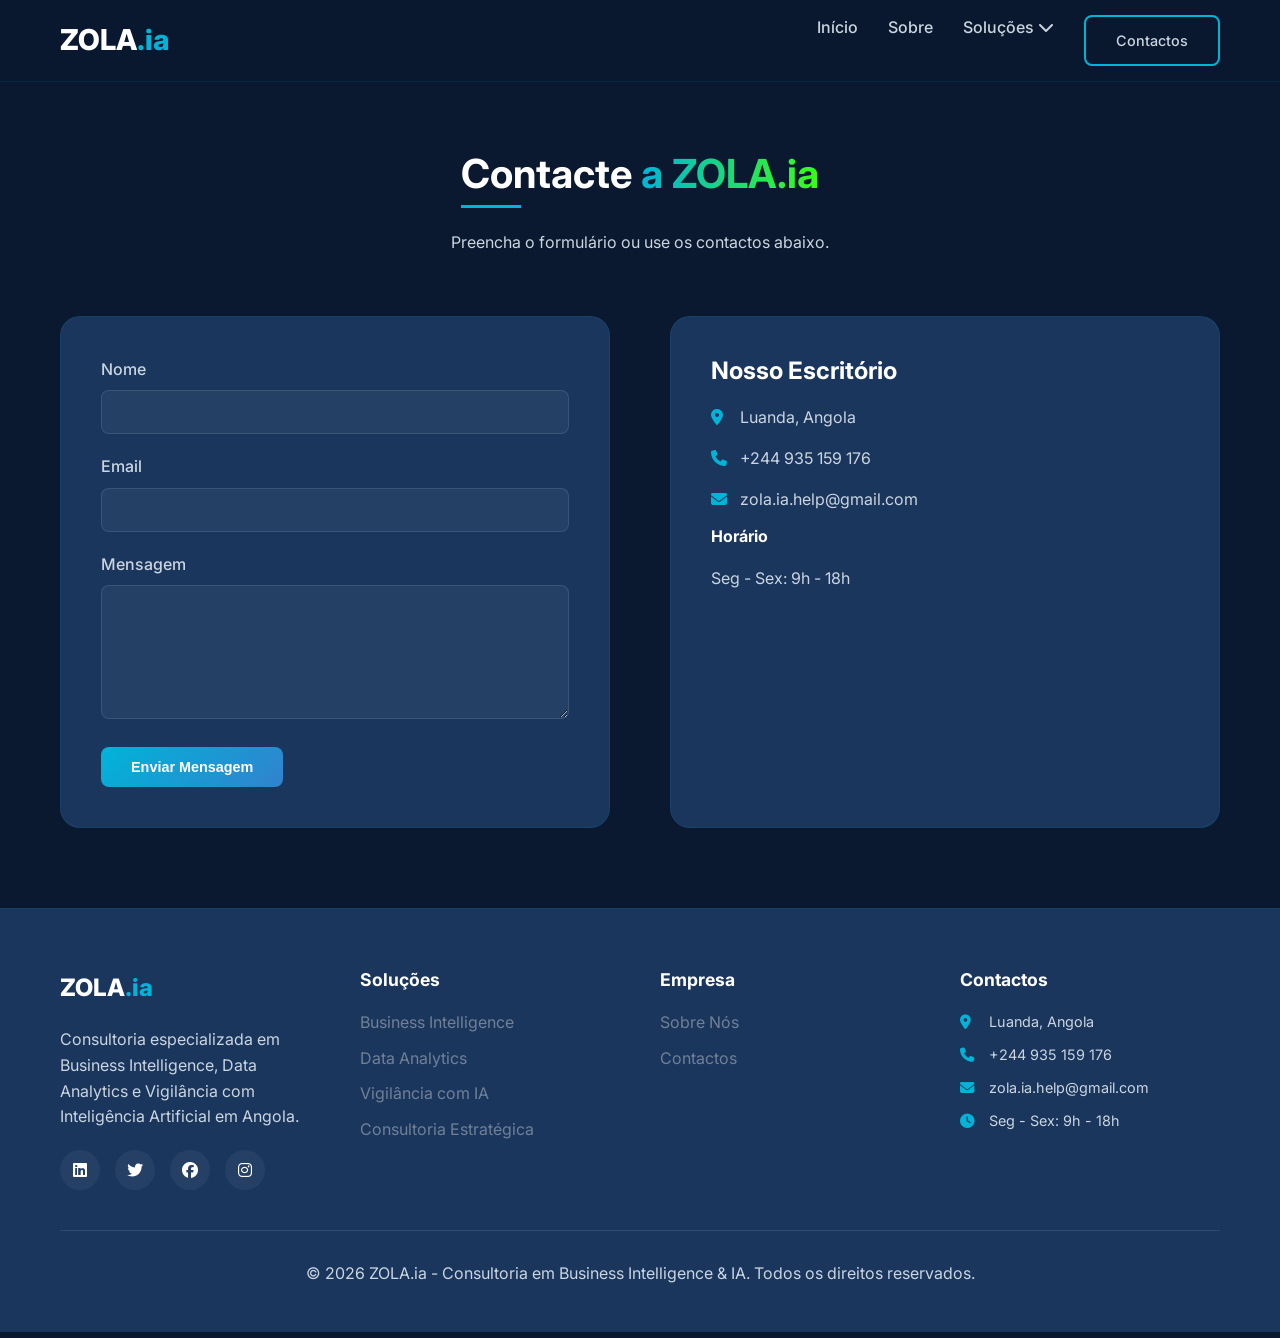
<file: contact.html>
<!DOCTYPE html>
<html lang="pt">
<head>
    <meta charset="UTF-8">
    <meta name="viewport" content="width=device-width, initial-scale=1.0">
    <title>Contactos - ZOLA.ia</title>
    
    <link rel="stylesheet" href="https://cdnjs.cloudflare.com/ajax/libs/font-awesome/6.4.0/css/all.min.css">
    <link href="https://fonts.googleapis.com/css2?family=Inter:wght@300;400;500;600;700;800&display=swap" rel="stylesheet">
    <link rel="stylesheet" href="css/style.css">
    <style>
        .contact-section {
            padding: 150px 0 80px;
        }
        .contact-grid {
            display: grid;
            grid-template-columns: 1fr 1fr;
            gap: 60px;
            margin-top: 50px;
        }
        .contact-form {
            background: var(--primary-blue);
            padding: 40px;
            border-radius: 20px;
            border: 1px solid rgba(0, 180, 216, 0.1);
        }
        .contact-form label {
            display: block;
            margin-bottom: 8px;
            font-weight: 500;
        }
        .contact-form input,
        .contact-form textarea {
            width: 100%;
            padding: 12px 15px;
            background: rgba(255, 255, 255, 0.05);
            border: 1px solid rgba(255, 255, 255, 0.1);
            border-radius: 8px;
            color: var(--white);
            font-size: 1rem;
            margin-bottom: 20px;
        }
        .contact-form input:focus,
        .contact-form textarea:focus {
            outline: none;
            border-color: var(--electric-blue);
        }
        .contact-info {
            background: var(--primary-blue);
            padding: 40px;
            border-radius: 20px;
            border: 1px solid rgba(0, 180, 216, 0.1);
        }
        .contact-info h3, .contact-info h4 {
            margin-bottom: 20px;
        }
        .contact-info p {
            margin-bottom: 15px;
        }
        .contact-info i {
            width: 25px;
            color: var(--electric-blue);
        }
        @media (max-width: 768px) {
            .contact-grid {
                grid-template-columns: 1fr;
            }
        }
    </style>
</head>
<body>
    <header>
        <div class="container header-container">
            <a href="index.html" class="logo">
                ZOLA<span>.ia</span>
            </a>
            
            <button class="mobile-menu-btn">
                <i class="fas fa-bars"></i>
            </button>
            
            <nav>
                <ul class="nav-menu">
                    <li><a href="index.html">Início</a></li>
                    <li><a href="about.html">Sobre</a></li>
                    <li class="dropdown">
                        <a href="#">Soluções <i class="fas fa-chevron-down"></i></a>
                        <ul class="dropdown-menu">
                            <li><a href="bi_consulting.html"><i class="fas fa-chart-line"></i> Business Intelligence</a></li>
                            <li><a href="data_analytics.html"><i class="fas fa-chart-pie"></i> Data Analytics</a></li>
                            <li><a href="security.html"><i class="fas fa-shield-alt"></i> Vigilância com IA</a></li>
                            <li><a href="strategic_consulting.html"><i class="fas fa-users"></i> Consultoria Estratégica</a></li>
                        </ul>
                    </li>
                    
                    <li><a href="contact.html" class="btn btn-secondary">Contactos</a></li>
                </ul>
            </nav>
        </div>
    </header>

    <main>
        <section class="contact-section">
            <div class="container">
                <div class="section-header">
                    <h2>Contacte <span class="gradient-text">a ZOLA.ia</span></h2>
                    <p>Preencha o formulário ou use os contactos abaixo.</p>
                </div>

                <div class="contact-grid">
                    <div class="contact-form">
                        <form id="contactForm">
                            <label>Nome</label>
                            <input type="text" name="name" required>
                            <label>Email</label>
                            <input type="email" name="email" required>
                            <label>Mensagem</label>
                            <textarea name="message" rows="6" required></textarea>
                            <button class="btn btn-primary" type="submit">Enviar Mensagem</button>
                        </form>
                    </div>

                    <div class="contact-info">
                        <h3>Nosso Escritório</h3>
                        <p><i class="fas fa-map-marker-alt"></i> Luanda, Angola</p>
                        <p><i class="fas fa-phone"></i> +244 935 159 176</p>
                        <p><i class="fas fa-envelope"></i> zola.ia.help@gmail.com</p>
                        <h4>Horário</h4>
                        <p>Seg - Sex: 9h - 18h</p>
                    </div>
                </div>
            </div>
        </section>
    </main>

    <footer>
        <div class="container">
            <div class="footer-content">
                <div class="footer-about">
                    <div class="footer-logo">ZOLA<span>.ia</span></div>
                    <p>Consultoria especializada em Business Intelligence, Data Analytics e Vigilância com Inteligência Artificial em Angola.</p>
                    <div class="social-links">
                        <a href="#"><i class="fab fa-linkedin"></i></a>
                        <a href="#"><i class="fab fa-twitter"></i></a>
                        <a href="#"><i class="fab fa-facebook"></i></a>
                        <a href="#"><i class="fab fa-instagram"></i></a>
                    </div>
                </div>
                
                <div class="footer-links">
                    <h4>Soluções</h4>
                    <ul>
                        <li><a href="bi_consulting.html">Business Intelligence</a></li>
                        <li><a href="data_analytics.html">Data Analytics</a></li>
                        <li><a href="security.html">Vigilância com IA</a></li>
                        <li><a href="strategic_consulting.html">Consultoria Estratégica</a></li>
                    </ul>
                </div>
                
                <div class="footer-links">
                    <h4>Empresa</h4>
                    <ul>
                        <li><a href="about.html">Sobre Nós</a></li>
                        
                        <li><a href="contact.html">Contactos</a></li>
                    </ul>
                </div>
                
                <div class="footer-contact">
                    <h4>Contactos</h4>
                    <p><i class="fas fa-map-marker-alt"></i> Luanda, Angola</p>
                    <p><i class="fas fa-phone"></i> +244 935 159 176</p>
                    <p><i class="fas fa-envelope"></i> zola.ia.help@gmail.com</p>
                    <p><i class="fas fa-clock"></i> Seg - Sex: 9h - 18h</p>
                </div>
            </div>
            
            <div class="footer-bottom">
                <p>&copy; 2026 ZOLA.ia - Consultoria em Business Intelligence & IA. Todos os direitos reservados.</p>
            </div>
        </div>
    </footer>

    <script src="js/main.js"></script>
</body>
</html>
</file>
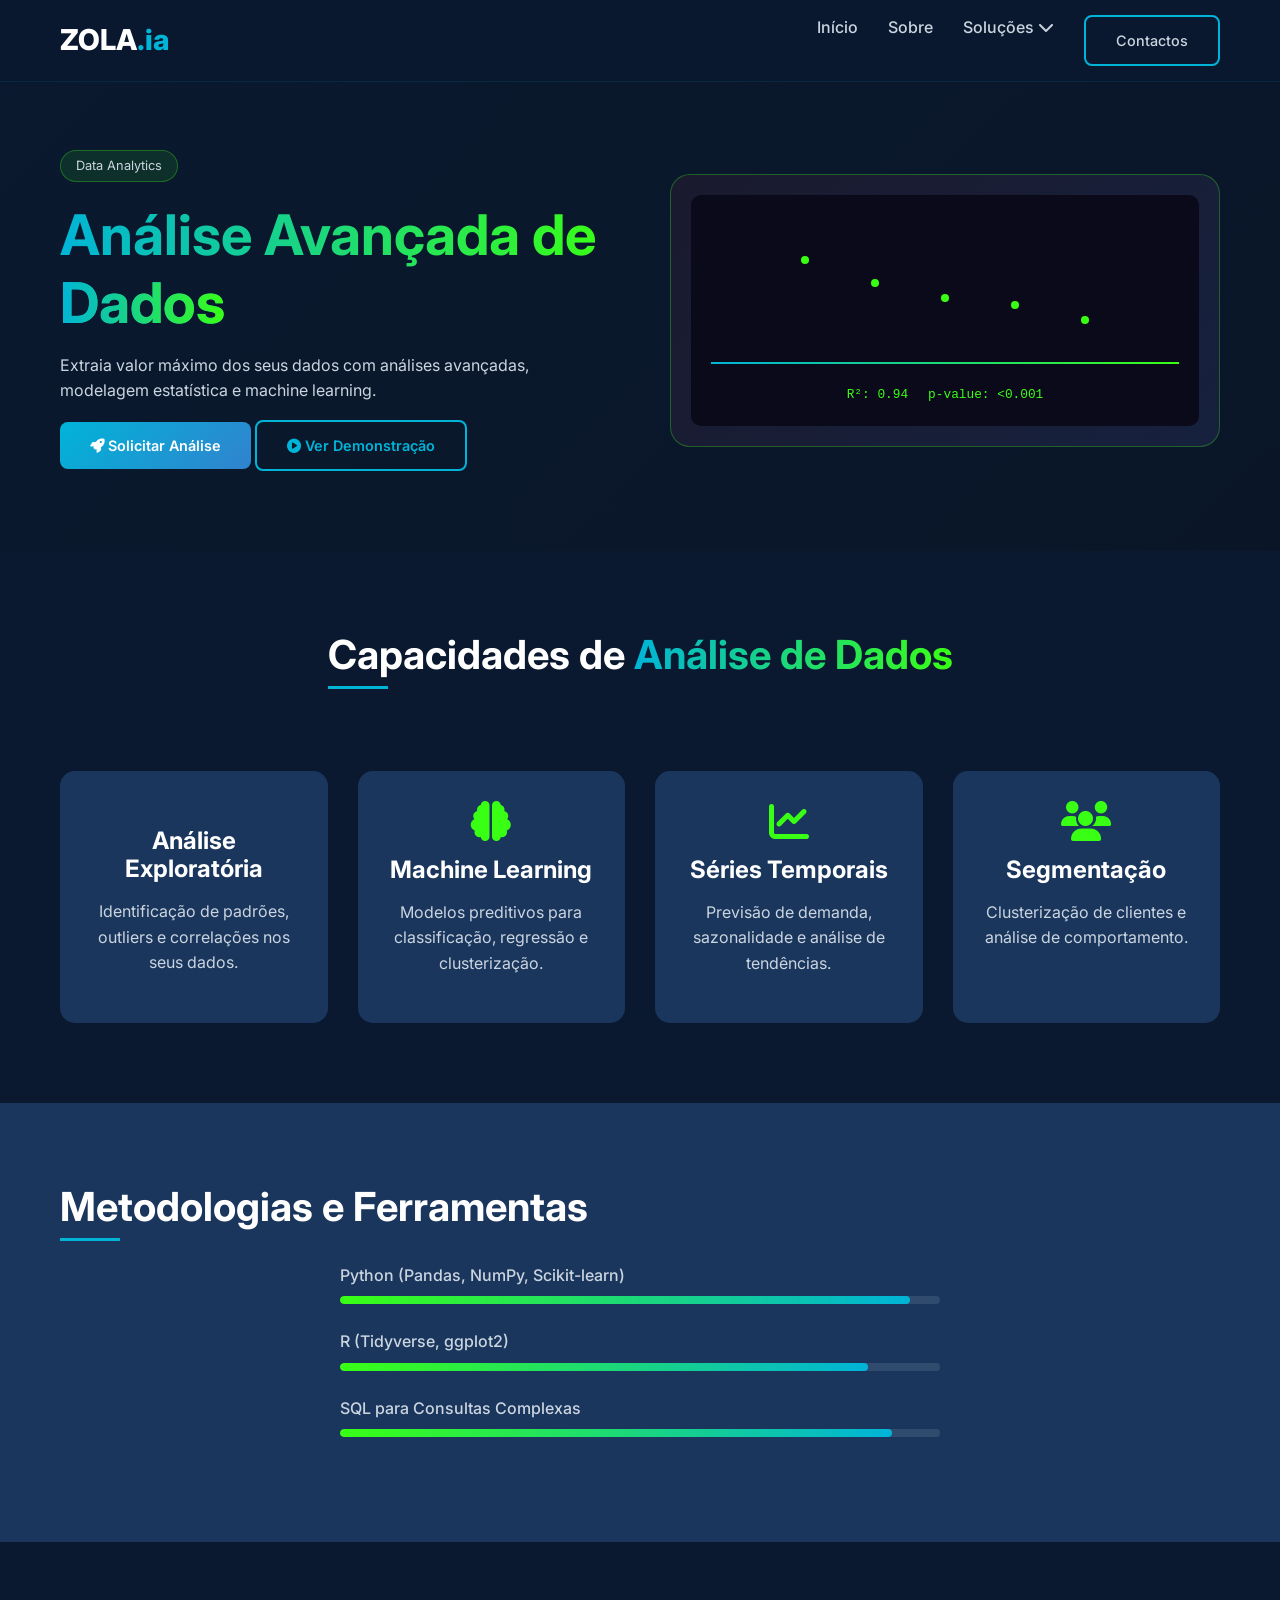
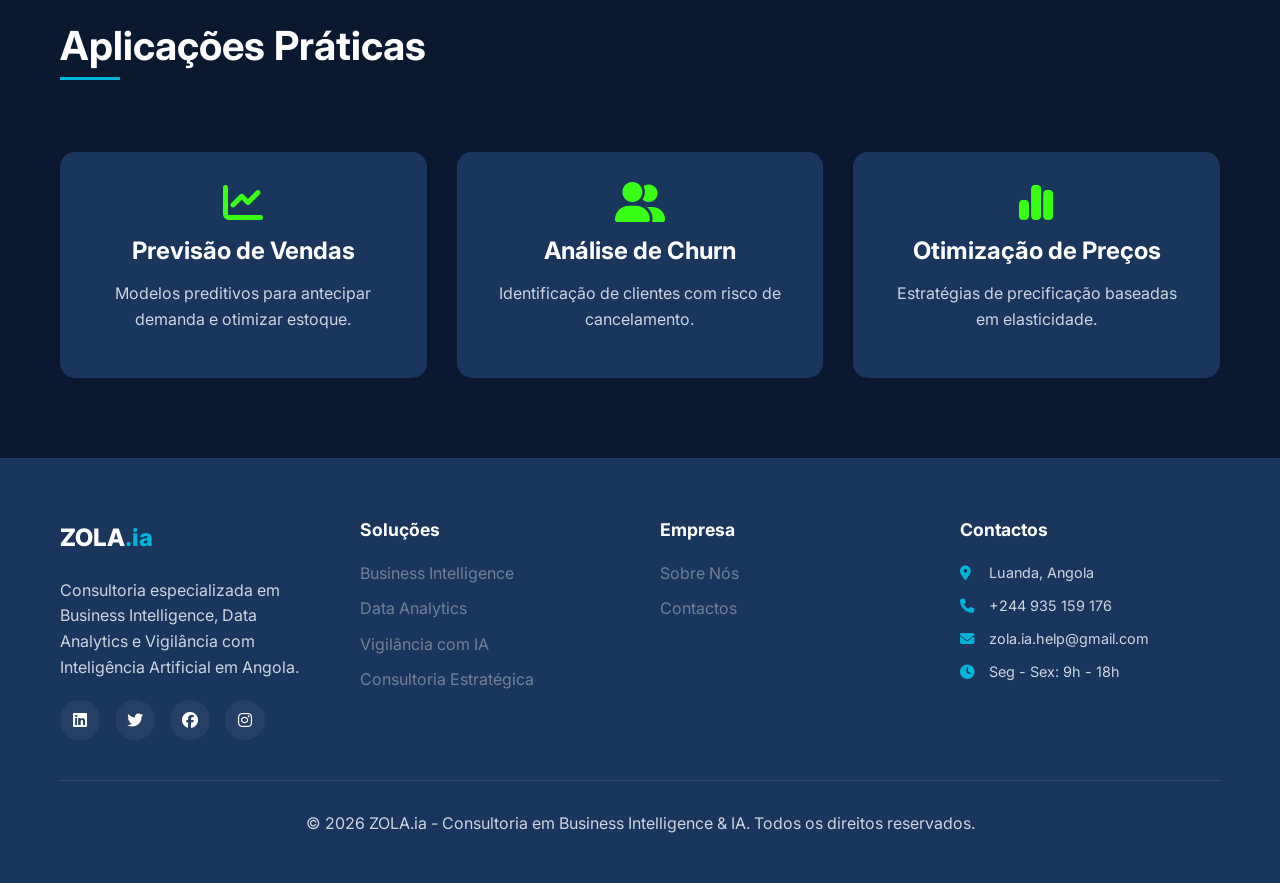
<file: data_analytics.html>
<!DOCTYPE html>
<html lang="pt">
<head>
    <meta charset="UTF-8">
    <meta name="viewport" content="width=device-width, initial-scale=1.0">
    <title>Data Analytics - ZOLA.ia</title>
    
    <link rel="stylesheet" href="https://cdnjs.cloudflare.com/ajax/libs/font-awesome/6.4.0/css/all.min.css">
    <link href="https://fonts.googleapis.com/css2?family=Inter:wght@300;400;500;600;700;800&display=swap" rel="stylesheet">
    <link rel="stylesheet" href="css/style.css">
    <style>
        .analytics-hero {
            padding: 150px 0 80px;
            background: linear-gradient(135deg, var(--primary-dark), #0a1628);
        }
        
        .analytics-hero .container {
            display: grid;
            grid-template-columns: 1fr 1fr;
            gap: 60px;
            align-items: center;
        }
        
        .solution-badge {
            display: inline-block;
            background: rgba(57, 255, 20, 0.1);
            padding: 5px 15px;
            border-radius: 50px;
            font-size: 0.8rem;
            margin-bottom: 20px;
            border: 1px solid rgba(57, 255, 20, 0.3);
        }
        
        .analytics-demo {
            background: linear-gradient(135deg, #1a1a2e, #16213e);
            border-radius: 20px;
            padding: 20px;
            border: 1px solid rgba(57, 255, 20, 0.3);
        }
        
        .analytics-preview {
            background: #0a0a1a;
            border-radius: 10px;
            padding: 20px;
            text-align: center;
        }
        
        .correlation-plot {
            position: relative;
            height: 150px;
            margin-bottom: 20px;
        }
        
        .dot {
            position: absolute;
            width: 8px;
            height: 8px;
            background: var(--neon-green);
            border-radius: 50%;
            transform: translate(-50%, -50%);
        }
        
        .trend-line {
            position: absolute;
            bottom: 0;
            left: 0;
            right: 0;
            height: 2px;
            background: linear-gradient(90deg, var(--electric-blue), var(--neon-green));
            transform: translateY(-50%);
        }
        
        .analytics-stats {
            display: flex;
            justify-content: center;
            gap: 20px;
            margin-top: 20px;
            font-family: monospace;
            font-size: 0.8rem;
            color: var(--neon-green);
        }
        
        .features-section { padding: 80px 0; }
        .features-grid {
            display: grid;
            grid-template-columns: repeat(4, 1fr);
            gap: 30px;
            margin-top: 50px;
        }
        
        .feature-card {
            text-align: center;
            padding: 30px;
            background: var(--primary-blue);
            border-radius: 15px;
            transition: transform 0.3s ease;
        }
        
        .feature-card:hover { transform: translateY(-5px); }
        .feature-card i { font-size: 2.5rem; color: var(--neon-green); margin-bottom: 15px; }
        
        .tech-details { padding: 80px 0; background: var(--primary-blue); }
        .tech-stack-detail { max-width: 600px; margin: 0 auto; }
        .tech-item { margin-bottom: 25px; }
        .tech-name { display: block; margin-bottom: 8px; font-weight: 500; }
        .tech-bar { background: rgba(255,255,255,0.1); height: 8px; border-radius: 4px; overflow: hidden; }
        .tech-progress { background: linear-gradient(90deg, var(--neon-green), var(--electric-blue)); height: 100%; border-radius: 4px; }
        
        .use-cases { padding: 80px 0; }
        .cases-grid {
            display: grid;
            grid-template-columns: repeat(3, 1fr);
            gap: 30px;
            margin-top: 50px;
        }
        .case-card {
            text-align: center;
            padding: 30px;
            background: var(--primary-blue);
            border-radius: 15px;
        }
        .case-card i { font-size: 2.5rem; color: var(--neon-green); margin-bottom: 15px; }
        
        @media (max-width: 992px) {
            .analytics-hero .container { grid-template-columns: 1fr; text-align: center; }
            .features-grid { grid-template-columns: repeat(2, 1fr); }
            .cases-grid { grid-template-columns: 1fr; }
        }
        
        @media (max-width: 576px) {
            .features-grid { grid-template-columns: 1fr; }
        }
    </style>
</head>
<body>
    <header>
        <div class="container header-container">
            <a href="index.html" class="logo">
                ZOLA<span>.ia</span>
            </a>
            
            <button class="mobile-menu-btn">
                <i class="fas fa-bars"></i>
            </button>
            
            <nav>
                <ul class="nav-menu">
                    <li><a href="index.html">Início</a></li>
                    <li><a href="about.html">Sobre</a></li>
                    <li class="dropdown">
                        <a href="#">Soluções <i class="fas fa-chevron-down"></i></a>
                        <ul class="dropdown-menu">
                            <li><a href="bi_consulting.html"><i class="fas fa-chart-line"></i> Business Intelligence</a></li>
                            <li><a href="data_analytics.html"><i class="fas fa-chart-pie"></i> Data Analytics</a></li>
                            <li><a href="security.html"><i class="fas fa-shield-alt"></i> Vigilância com IA</a></li>
                            <li><a href="strategic_consulting.html"><i class="fas fa-users"></i> Consultoria Estratégica</a></li>
                        </ul>
                    </li>
   
                    <li><a href="contact.html" class="btn btn-secondary">Contactos</a></li>
                </ul>
            </nav>
        </div>
    </header>

    <main>
        <section class="analytics-hero">
            <div class="container">
                <div class="solution-hero-content">
                    <div class="solution-badge">Data Analytics</div>
                    <h1>Análise Avançada de <span class="gradient-text">Dados</span></h1>
                    <p>Extraia valor máximo dos seus dados com análises avançadas, modelagem estatística e machine learning.</p>
                    <div class="hero-actions">
                        <a href="contact.html?area=analytics" class="btn btn-primary">
                            <i class="fas fa-rocket"></i> Solicitar Análise
                        </a>
                        <a href="#features" class="btn btn-outline">
                            <i class="fas fa-play-circle"></i> Ver Demonstração
                        </a>
                    </div>
                </div>
                <div class="solution-hero-visual">
                    <div class="analytics-demo">
                        <div class="analytics-preview">
                            <div class="correlation-plot">
                                <div class="dot" style="left: 20%; top: 30%;"></div>
                                <div class="dot" style="left: 35%; top: 45%;"></div>
                                <div class="dot" style="left: 50%; top: 55%;"></div>
                                <div class="dot" style="left: 65%; top: 60%;"></div>
                                <div class="dot" style="left: 80%; top: 70%;"></div>
                                <div class="trend-line"></div>
                            </div>
                            <div class="analytics-stats">
                                <div class="stat">R²: 0.94</div>
                                <div class="stat">p-value: &lt;0.001</div>
                            </div>
                        </div>
                    </div>
                </div>
            </div>
        </section>

        <section id="features" class="features-section">
            <div class="container">
                <div class="section-header">
                    <h2>Capacidades de <span class="gradient-text">Análise de Dados</span></h2>
                </div>
                <div class="features-grid">
                    <div class="feature-card">
                        <i class="fas fa-chart-scatter"></i>
                        <h3>Análise Exploratória</h3>
                        <p>Identificação de padrões, outliers e correlações nos seus dados.</p>
                    </div>
                    <div class="feature-card">
                        <i class="fas fa-brain"></i>
                        <h3>Machine Learning</h3>
                        <p>Modelos preditivos para classificação, regressão e clusterização.</p>
                    </div>
                    <div class="feature-card">
                        <i class="fas fa-chart-line"></i>
                        <h3>Séries Temporais</h3>
                        <p>Previsão de demanda, sazonalidade e análise de tendências.</p>
                    </div>
                    <div class="feature-card">
                        <i class="fas fa-users"></i>
                        <h3>Segmentação</h3>
                        <p>Clusterização de clientes e análise de comportamento.</p>
                    </div>
                </div>
            </div>
        </section>

        <section class="tech-details">
            <div class="container">
                <div class="tech-content">
                    <h2>Metodologias e Ferramentas</h2>
                    <div class="tech-stack-detail">
                        <div class="tech-item">
                            <span class="tech-name">Python (Pandas, NumPy, Scikit-learn)</span>
                            <div class="tech-bar"><div class="tech-progress" style="width: 95%"></div></div>
                        </div>
                        <div class="tech-item">
                            <span class="tech-name">R (Tidyverse, ggplot2)</span>
                            <div class="tech-bar"><div class="tech-progress" style="width: 88%"></div></div>
                        </div>
                        <div class="tech-item">
                            <span class="tech-name">SQL para Consultas Complexas</span>
                            <div class="tech-bar"><div class="tech-progress" style="width: 92%"></div></div>
                        </div>
                    </div>
                </div>
            </div>
        </section>

        <section class="use-cases">
            <div class="container">
                <h2>Aplicações Práticas</h2>
                <div class="cases-grid">
                    <div class="case-card">
                        <i class="fas fa-chart-line"></i>
                        <h3>Previsão de Vendas</h3>
                        <p>Modelos preditivos para antecipar demanda e otimizar estoque.</p>
                    </div>
                    <div class="case-card">
                        <i class="fas fa-user-group"></i>
                        <h3>Análise de Churn</h3>
                        <p>Identificação de clientes com risco de cancelamento.</p>
                    </div>
                    <div class="case-card">
                        <i class="fas fa-chart-simple"></i>
                        <h3>Otimização de Preços</h3>
                        <p>Estratégias de precificação baseadas em elasticidade.</p>
                    </div>
                </div>
            </div>
        </section>
    </main>

    <footer>
        <div class="container">
            <div class="footer-content">
                <div class="footer-about">
                    <div class="footer-logo">ZOLA<span>.ia</span></div>
                    <p>Consultoria especializada em Business Intelligence, Data Analytics e Vigilância com Inteligência Artificial em Angola.</p>
                    <div class="social-links">
                        <a href="#"><i class="fab fa-linkedin"></i></a>
                        <a href="#"><i class="fab fa-twitter"></i></a>
                        <a href="#"><i class="fab fa-facebook"></i></a>
                        <a href="#"><i class="fab fa-instagram"></i></a>
                    </div>
                </div>
                
                <div class="footer-links">
                    <h4>Soluções</h4>
                    <ul>
                        <li><a href="bi_consulting.html">Business Intelligence</a></li>
                        <li><a href="data_analytics.html">Data Analytics</a></li>
                        <li><a href="security.html">Vigilância com IA</a></li>
                        <li><a href="strategic_consulting.html">Consultoria Estratégica</a></li>
                    </ul>
                </div>
                
                <div class="footer-links">
                    <h4>Empresa</h4>
                    <ul>
                        <li><a href="about.html">Sobre Nós</a></li>
                       
                        <li><a href="contact.html">Contactos</a></li>
                    </ul>
                </div>
                
                <div class="footer-contact">
                    <h4>Contactos</h4>
                    <p><i class="fas fa-map-marker-alt"></i> Luanda, Angola</p>
                    <p><i class="fas fa-phone"></i> +244 935 159 176</p>
                    <p><i class="fas fa-envelope"></i> zola.ia.help@gmail.com</p>
                    <p><i class="fas fa-clock"></i> Seg - Sex: 9h - 18h</p>
                </div>
            </div>
            
            <div class="footer-bottom">
                <p>&copy; 2026 ZOLA.ia - Consultoria em Business Intelligence & IA. Todos os direitos reservados.</p>
            </div>
        </div>
    </footer>

    <script src="js/main.js"></script>
</body>
</html>
</file>
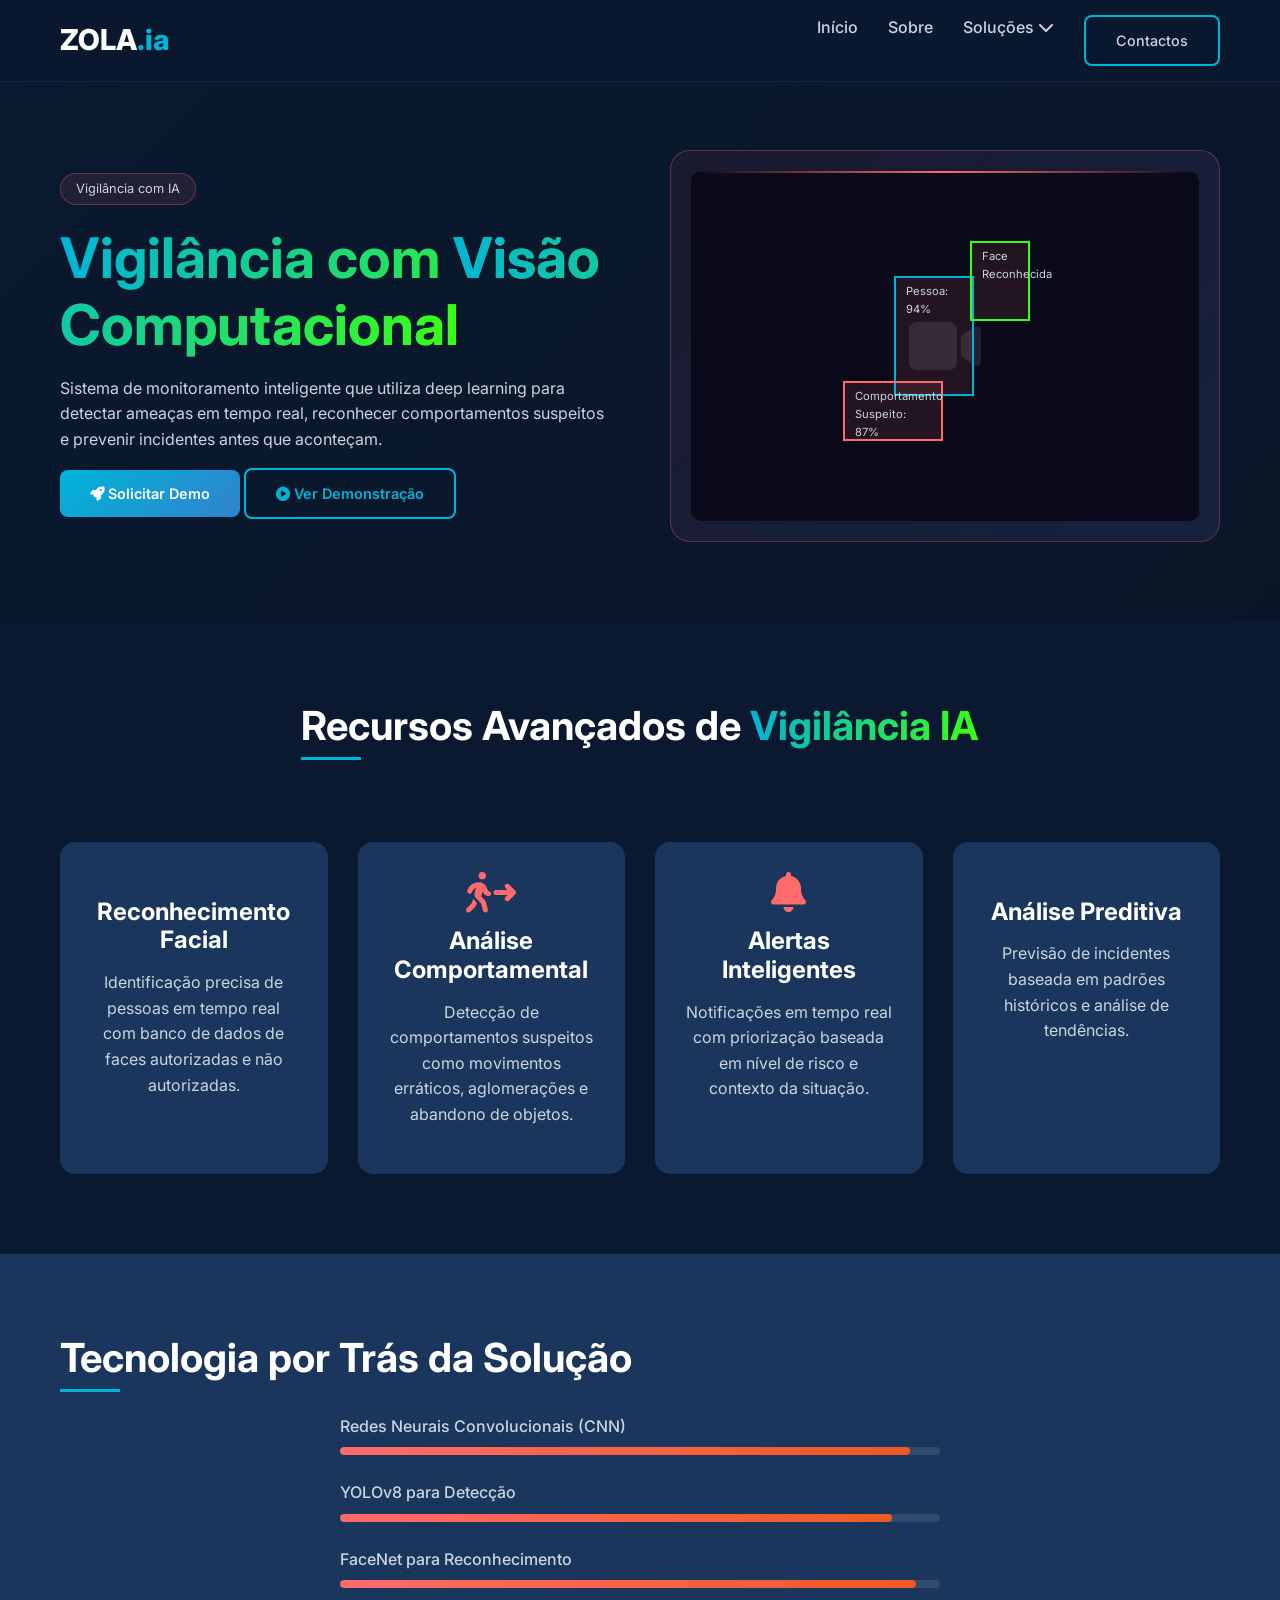
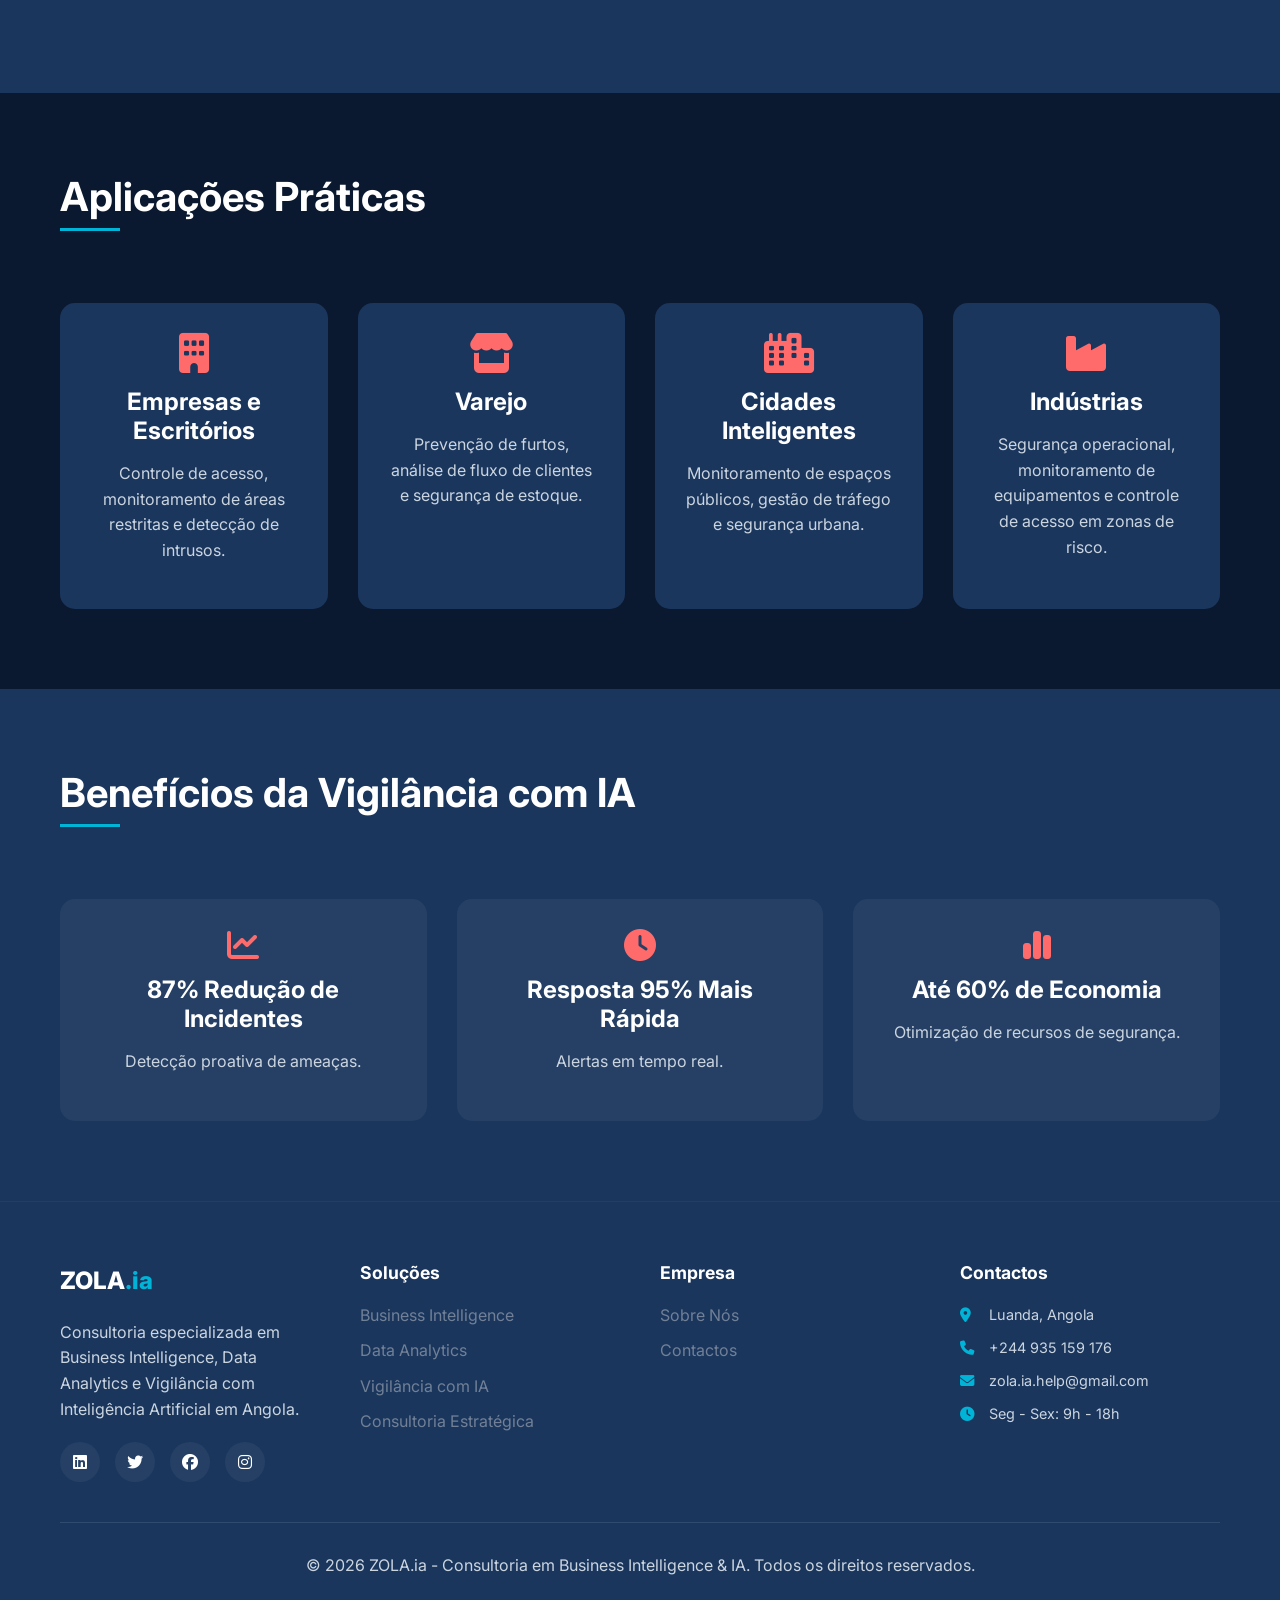
<file: security.html>
<!DOCTYPE html>
<html lang="pt">
<head>
    <meta charset="UTF-8">
    <meta name="viewport" content="width=device-width, initial-scale=1.0">
    <title>Vigilância com Visão Computacional - ZOLA.ia</title>
    
    <link rel="stylesheet" href="https://cdnjs.cloudflare.com/ajax/libs/font-awesome/6.4.0/css/all.min.css">
    <link href="https://fonts.googleapis.com/css2?family=Inter:wght@300;400;500;600;700;800&display=swap" rel="stylesheet">
    <link rel="stylesheet" href="css/style.css">
    <style>
        .security-hero {
            padding: 150px 0 80px;
            background: linear-gradient(135deg, var(--primary-dark), #0a1628);
        }
        
        .security-hero .container {
            display: grid;
            grid-template-columns: 1fr 1fr;
            gap: 60px;
            align-items: center;
        }
        
        .solution-badge {
            display: inline-block;
            background: rgba(255, 107, 107, 0.1);
            padding: 5px 15px;
            border-radius: 50px;
            font-size: 0.8rem;
            margin-bottom: 20px;
            border: 1px solid rgba(255, 107, 107, 0.3);
        }
        
        .security-demo {
            background: linear-gradient(135deg, #1a1a2e, #16213e);
            border-radius: 20px;
            padding: 20px;
            border: 1px solid rgba(255, 107, 107, 0.3);
        }
        
        .camera-feed {
            background: #0a0a1a;
            border-radius: 10px;
            height: 350px;
            position: relative;
            overflow: hidden;
            display: flex;
            align-items: center;
            justify-content: center;
        }
        
        .camera-feed i {
            font-size: 4rem;
            color: rgba(255, 255, 255, 0.1);
        }
        
        .feed-overlay {
            position: absolute;
            top: 0;
            left: 0;
            right: 0;
            bottom: 0;
        }
        
        .detection-box {
            position: absolute;
            border: 2px solid #ff6b6b;
            background: rgba(255, 107, 107, 0.1);
            padding: 5px 10px;
            font-size: 0.7rem;
            animation: blink 1s infinite;
        }
        
        .detection-box:first-child {
            top: 30%;
            left: 40%;
            width: 80px;
            height: 120px;
            border-color: var(--electric-blue);
        }
        
        .detection-box.face {
            top: 20%;
            left: 55%;
            width: 60px;
            height: 80px;
            border-color: var(--neon-green);
        }
        
        .detection-box.anomaly {
            top: 60%;
            left: 30%;
            width: 100px;
            height: 60px;
            border-color: #ff6b6b;
        }
        
        .scan-line {
            position: absolute;
            top: 0;
            left: 0;
            right: 0;
            height: 2px;
            background: linear-gradient(90deg, transparent, #ff6b6b, transparent);
            animation: scan 2s linear infinite;
        }
        
        @keyframes scan {
            0% { top: 0; }
            100% { top: 100%; }
        }
        
        @keyframes blink {
            0%, 100% { opacity: 1; }
            50% { opacity: 0.5; }
        }
        
        .features-section { padding: 80px 0; }
        .features-grid {
            display: grid;
            grid-template-columns: repeat(4, 1fr);
            gap: 30px;
            margin-top: 50px;
        }
        
        .feature-card {
            text-align: center;
            padding: 30px;
            background: var(--primary-blue);
            border-radius: 15px;
            transition: transform 0.3s ease;
        }
        
        .feature-card:hover { transform: translateY(-5px); }
        .feature-card i { font-size: 2.5rem; color: #ff6b6b; margin-bottom: 15px; }
        
        .tech-details { padding: 80px 0; background: var(--primary-blue); }
        .tech-stack-detail { max-width: 600px; margin: 0 auto; }
        .tech-item { margin-bottom: 25px; }
        .tech-name { display: block; margin-bottom: 8px; font-weight: 500; }
        .tech-bar { background: rgba(255,255,255,0.1); height: 8px; border-radius: 4px; overflow: hidden; }
        .tech-progress { background: linear-gradient(90deg, #ff6b6b, #ee5a24); height: 100%; border-radius: 4px; }
        
        .use-cases { padding: 80px 0; }
        .cases-grid {
            display: grid;
            grid-template-columns: repeat(4, 1fr);
            gap: 30px;
            margin-top: 50px;
        }
        .case-card {
            text-align: center;
            padding: 30px;
            background: var(--primary-blue);
            border-radius: 15px;
        }
        .case-card i { font-size: 2.5rem; color: #ff6b6b; margin-bottom: 15px; }
        
        .benefits { padding: 80px 0; background: var(--primary-blue); }
        .benefits-grid {
            display: grid;
            grid-template-columns: repeat(3, 1fr);
            gap: 30px;
            margin-top: 50px;
        }
        .benefit-card {
            text-align: center;
            padding: 30px;
            background: rgba(255,255,255,0.05);
            border-radius: 15px;
        }
        .benefit-card i { font-size: 2rem; color: #ff6b6b; margin-bottom: 15px; }
        
        @media (max-width: 992px) {
            .security-hero .container { grid-template-columns: 1fr; text-align: center; }
            .features-grid { grid-template-columns: repeat(2, 1fr); }
            .cases-grid { grid-template-columns: repeat(2, 1fr); }
            .benefits-grid { grid-template-columns: 1fr; }
        }
        
        @media (max-width: 576px) {
            .features-grid { grid-template-columns: 1fr; }
            .cases-grid { grid-template-columns: 1fr; }
        }
    </style>
</head>
<body>
    <header>
        <div class="container header-container">
            <a href="index.html" class="logo">
                ZOLA<span>.ia</span>
            </a>
            
            <button class="mobile-menu-btn">
                <i class="fas fa-bars"></i>
            </button>
            
            <nav>
                <ul class="nav-menu">
                    <li><a href="index.html">Início</a></li>
                    <li><a href="about.html">Sobre</a></li>
                    <li class="dropdown">
                        <a href="#">Soluções <i class="fas fa-chevron-down"></i></a>
                        <ul class="dropdown-menu">
                            <li><a href="bi_consulting.html"><i class="fas fa-chart-line"></i> Business Intelligence</a></li>
                            <li><a href="data_analytics.html"><i class="fas fa-chart-pie"></i> Data Analytics</a></li>
                            <li><a href="security.html"><i class="fas fa-shield-alt"></i> Vigilância com IA</a></li>
                            <li><a href="strategic_consulting.html"><i class="fas fa-users"></i> Consultoria Estratégica</a></li>
                        </ul>
                    </li>
            
                    <li><a href="contact.html" class="btn btn-secondary">Contactos</a></li>
                </ul>
            </nav>
        </div>
    </header>

    <main>
        <section class="security-hero">
            <div class="container">
                <div class="solution-hero-content">
                    <div class="solution-badge">Vigilância com IA</div>
                    <h1>Vigilância com <span class="gradient-text">Visão Computacional</span></h1>
                    <p>Sistema de monitoramento inteligente que utiliza deep learning para detectar ameaças em tempo real, reconhecer comportamentos suspeitos e prevenir incidentes antes que aconteçam.</p>
                    <div class="hero-actions">
                        <a href="contact.html?area=security" class="btn btn-primary">
                            <i class="fas fa-rocket"></i> Solicitar Demo
                        </a>
                        <a href="#features" class="btn btn-outline">
                            <i class="fas fa-play-circle"></i> Ver Demonstração
                        </a>
                    </div>
                </div>
                <div class="solution-hero-visual">
                    <div class="security-demo">
                        <div class="camera-feed">
                            <div class="feed-overlay">
                                <div class="detection-box">
                                    <span>Pessoa: 94%</span>
                                </div>
                                <div class="detection-box face">
                                    <span>Face Reconhecida</span>
                                </div>
                                <div class="detection-box anomaly">
                                    <span>Comportamento Suspeito: 87%</span>
                                </div>
                                <div class="scan-line"></div>
                            </div>
                            <i class="fas fa-video"></i>
                        </div>
                    </div>
                </div>
            </div>
        </section>

        <section id="features" class="features-section">
            <div class="container">
                <div class="section-header">
                    <h2>Recursos Avançados de <span class="gradient-text">Vigilância IA</span></h2>
                </div>
                <div class="features-grid">
                    <div class="feature-card">
                        <i class="fas fa-face-recognition"></i>
                        <h3>Reconhecimento Facial</h3>
                        <p>Identificação precisa de pessoas em tempo real com banco de dados de faces autorizadas e não autorizadas.</p>
                    </div>
                    <div class="feature-card">
                        <i class="fas fa-person-walking-arrow-right"></i>
                        <h3>Análise Comportamental</h3>
                        <p>Detecção de comportamentos suspeitos como movimentos erráticos, aglomerações e abandono de objetos.</p>
                    </div>
                    <div class="feature-card">
                        <i class="fas fa-bell"></i>
                        <h3>Alertas Inteligentes</h3>
                        <p>Notificações em tempo real com priorização baseada em nível de risco e contexto da situação.</p>
                    </div>
                    <div class="feature-card">
                        <i class="fas fa-chart-predictive"></i>
                        <h3>Análise Preditiva</h3>
                        <p>Previsão de incidentes baseada em padrões históricos e análise de tendências.</p>
                    </div>
                </div>
            </div>
        </section>

        <section class="tech-details">
            <div class="container">
                <div class="tech-content">
                    <h2>Tecnologia por Trás da Solução</h2>
                    <div class="tech-stack-detail">
                        <div class="tech-item">
                            <span class="tech-name">Redes Neurais Convolucionais (CNN)</span>
                            <div class="tech-bar"><div class="tech-progress" style="width: 95%"></div></div>
                        </div>
                        <div class="tech-item">
                            <span class="tech-name">YOLOv8 para Detecção</span>
                            <div class="tech-bar"><div class="tech-progress" style="width: 92%"></div></div>
                        </div>
                        <div class="tech-item">
                            <span class="tech-name">FaceNet para Reconhecimento</span>
                            <div class="tech-bar"><div class="tech-progress" style="width: 96%"></div></div>
                        </div>
                    </div>
                </div>
            </div>
        </section>

        <section class="use-cases">
            <div class="container">
                <h2>Aplicações Práticas</h2>
                <div class="cases-grid">
                    <div class="case-card">
                        <i class="fas fa-building"></i>
                        <h3>Empresas e Escritórios</h3>
                        <p>Controle de acesso, monitoramento de áreas restritas e detecção de intrusos.</p>
                    </div>
                    <div class="case-card">
                        <i class="fas fa-store"></i>
                        <h3>Varejo</h3>
                        <p>Prevenção de furtos, análise de fluxo de clientes e segurança de estoque.</p>
                    </div>
                    <div class="case-card">
                        <i class="fas fa-city"></i>
                        <h3>Cidades Inteligentes</h3>
                        <p>Monitoramento de espaços públicos, gestão de tráfego e segurança urbana.</p>
                    </div>
                    <div class="case-card">
                        <i class="fas fa-industry"></i>
                        <h3>Indústrias</h3>
                        <p>Segurança operacional, monitoramento de equipamentos e controle de acesso em zonas de risco.</p>
                    </div>
                </div>
            </div>
        </section>

        <section class="benefits">
            <div class="container">
                <h2>Benefícios da Vigilância com IA</h2>
                <div class="benefits-grid">
                    <div class="benefit-card">
                        <i class="fas fa-chart-line"></i>
                        <h3>87% Redução de Incidentes</h3>
                        <p>Detecção proativa de ameaças.</p>
                    </div>
                    <div class="benefit-card">
                        <i class="fas fa-clock"></i>
                        <h3>Resposta 95% Mais Rápida</h3>
                        <p>Alertas em tempo real.</p>
                    </div>
                    <div class="benefit-card">
                        <i class="fas fa-chart-simple"></i>
                        <h3>Até 60% de Economia</h3>
                        <p>Otimização de recursos de segurança.</p>
                    </div>
                </div>
            </div>
        </section>
    </main>

    <footer>
        <div class="container">
            <div class="footer-content">
                <div class="footer-about">
                    <div class="footer-logo">ZOLA<span>.ia</span></div>
                    <p>Consultoria especializada em Business Intelligence, Data Analytics e Vigilância com Inteligência Artificial em Angola.</p>
                    <div class="social-links">
                        <a href="#"><i class="fab fa-linkedin"></i></a>
                        <a href="#"><i class="fab fa-twitter"></i></a>
                        <a href="#"><i class="fab fa-facebook"></i></a>
                        <a href="#"><i class="fab fa-instagram"></i></a>
                    </div>
                </div>
                
                <div class="footer-links">
                    <h4>Soluções</h4>
                    <ul>
                        <li><a href="bi_consulting.html">Business Intelligence</a></li>
                        <li><a href="data_analytics.html">Data Analytics</a></li>
                        <li><a href="security.html">Vigilância com IA</a></li>
                        <li><a href="strategic_consulting.html">Consultoria Estratégica</a></li>
                    </ul>
                </div>
                
                <div class="footer-links">
                    <h4>Empresa</h4>
                    <ul>
                        <li><a href="about.html">Sobre Nós</a></li>
                        
                        <li><a href="contact.html">Contactos</a></li>
                    </ul>
                </div>
                
                <div class="footer-contact">
                    <h4>Contactos</h4>
                    <p><i class="fas fa-map-marker-alt"></i> Luanda, Angola</p>
                    <p><i class="fas fa-phone"></i> +244 935 159 176</p>
                    <p><i class="fas fa-envelope"></i> zola.ia.help@gmail.com</p>
                    <p><i class="fas fa-clock"></i> Seg - Sex: 9h - 18h</p>
                </div>
            </div>
            
            <div class="footer-bottom">
                <p>&copy; 2026 ZOLA.ia - Consultoria em Business Intelligence & IA. Todos os direitos reservados.</p>
            </div>
        </div>
    </footer>

    <script src="js/main.js"></script>
</body>
</html>
</file>
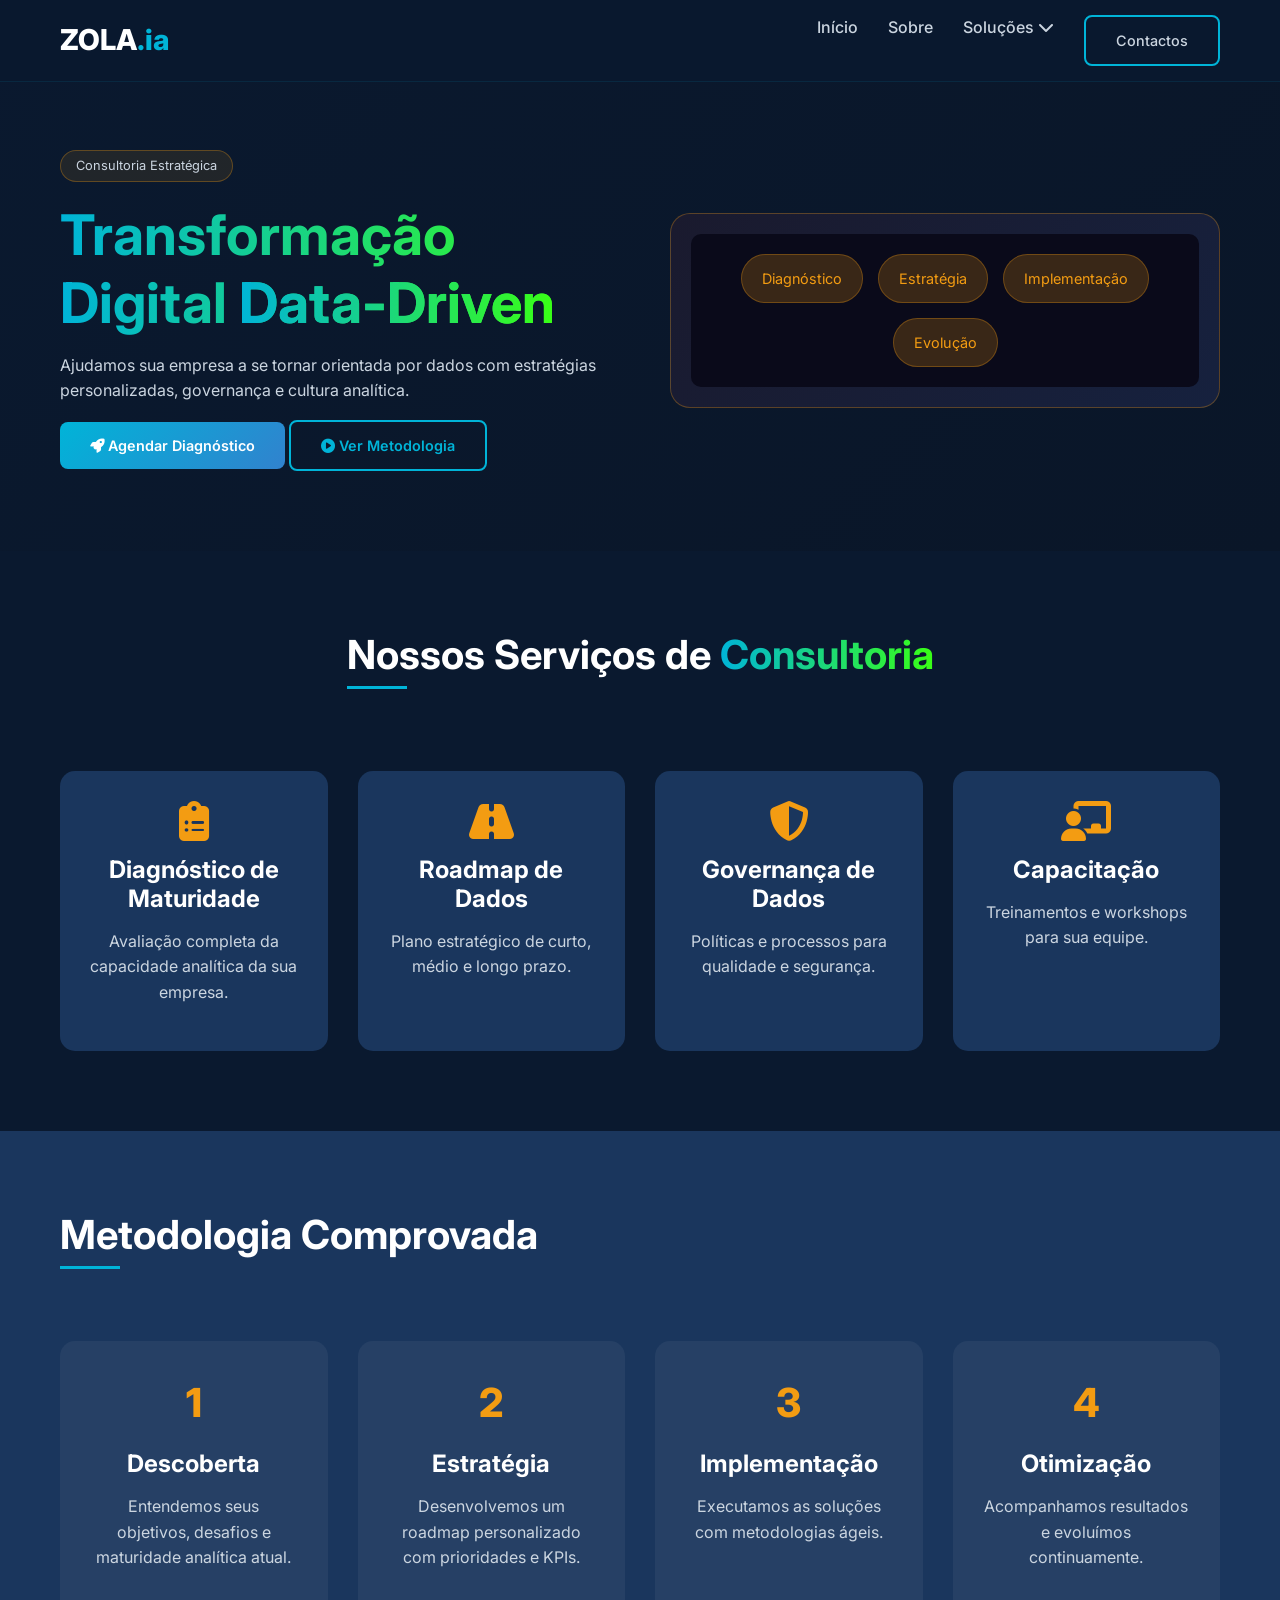
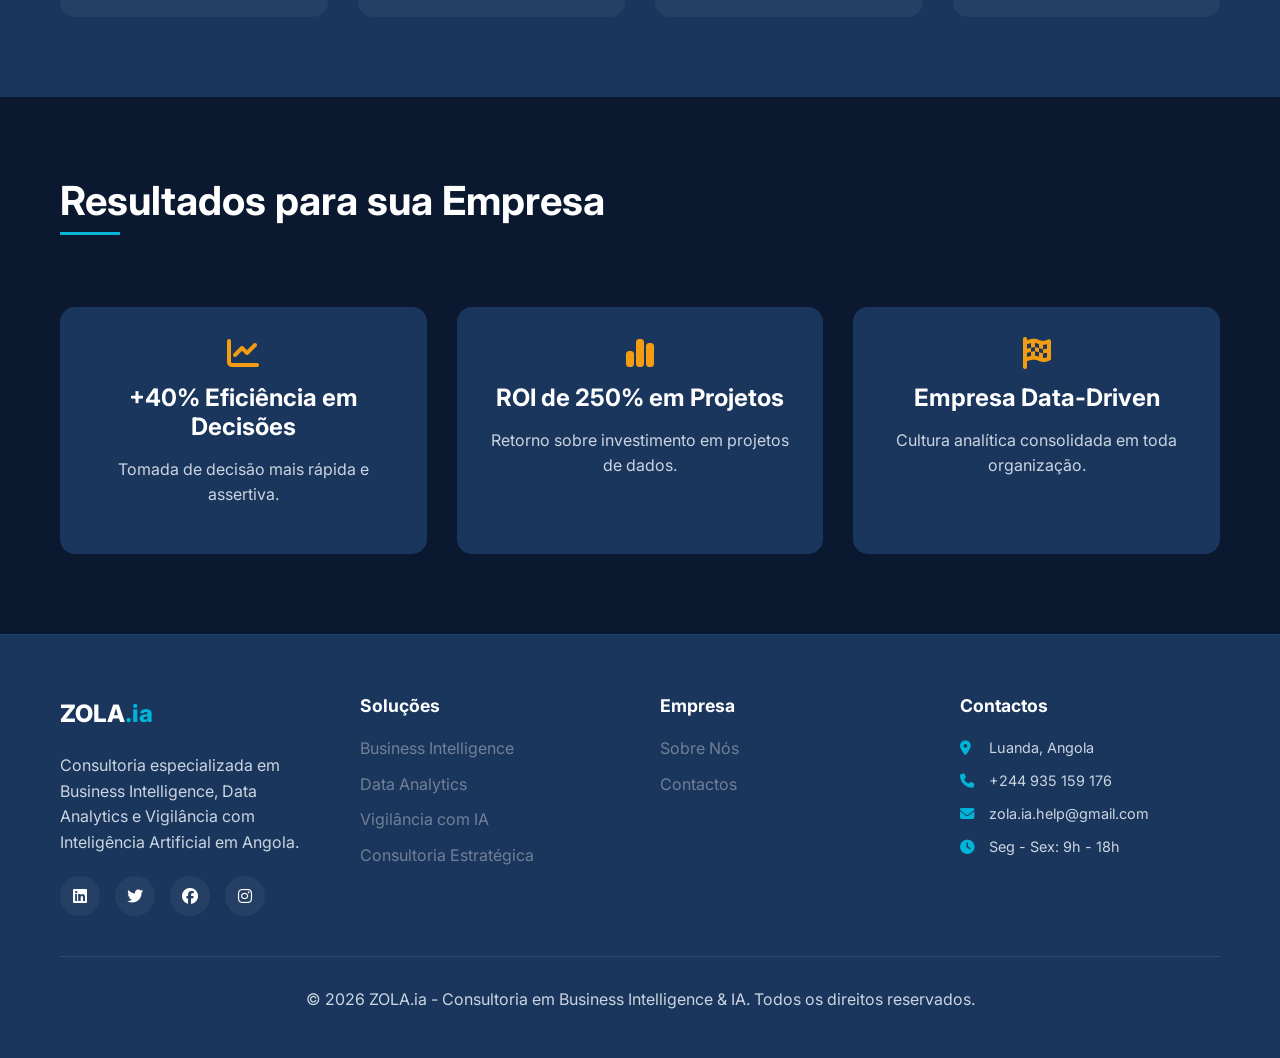
<file: strategic_consulting.html>
<!DOCTYPE html>
<html lang="pt">
<head>
    <meta charset="UTF-8">
    <meta name="viewport" content="width=device-width, initial-scale=1.0">
    <title>Consultoria Estratégica em Dados - ZOLA.ia</title>
    
    <link rel="stylesheet" href="https://cdnjs.cloudflare.com/ajax/libs/font-awesome/6.4.0/css/all.min.css">
    <link href="https://fonts.googleapis.com/css2?family=Inter:wght@300;400;500;600;700;800&display=swap" rel="stylesheet">
    <link rel="stylesheet" href="css/style.css">
    <style>
        .consulting-hero {
            padding: 150px 0 80px;
            background: linear-gradient(135deg, var(--primary-dark), #0a1628);
        }
        
        .consulting-hero .container {
            display: grid;
            grid-template-columns: 1fr 1fr;
            gap: 60px;
            align-items: center;
        }
        
        .solution-badge {
            display: inline-block;
            background: rgba(243, 156, 18, 0.1);
            padding: 5px 15px;
            border-radius: 50px;
            font-size: 0.8rem;
            margin-bottom: 20px;
            border: 1px solid rgba(243, 156, 18, 0.3);
        }
        
        .consulting-demo {
            background: linear-gradient(135deg, #1a1a2e, #16213e);
            border-radius: 20px;
            padding: 20px;
            border: 1px solid rgba(243, 156, 18, 0.3);
        }
        
        .strategy-preview {
            background: #0a0a1a;
            border-radius: 10px;
            padding: 20px;
            text-align: center;
        }
        
        .strategy-cycle {
            display: flex;
            flex-wrap: wrap;
            justify-content: center;
            gap: 15px;
        }
        
        .cycle-node {
            background: rgba(243, 156, 18, 0.2);
            padding: 12px 20px;
            border-radius: 50px;
            font-size: 0.9rem;
            color: #f39c12;
            border: 1px solid rgba(243, 156, 18, 0.3);
            transition: all 0.3s ease;
        }
        
        .cycle-node:hover {
            transform: scale(1.05);
            background: rgba(243, 156, 18, 0.3);
        }
        
        .features-section { padding: 80px 0; }
        .features-grid {
            display: grid;
            grid-template-columns: repeat(4, 1fr);
            gap: 30px;
            margin-top: 50px;
        }
        
        .feature-card {
            text-align: center;
            padding: 30px;
            background: var(--primary-blue);
            border-radius: 15px;
            transition: transform 0.3s ease;
        }
        
        .feature-card:hover { transform: translateY(-5px); }
        .feature-card i { font-size: 2.5rem; color: #f39c12; margin-bottom: 15px; }
        
        .methodology { padding: 80px 0; background: var(--primary-blue); }
        .methodology-grid {
            display: grid;
            grid-template-columns: repeat(4, 1fr);
            gap: 30px;
            margin-top: 50px;
        }
        .method-step {
            text-align: center;
            padding: 30px;
            background: rgba(255,255,255,0.05);
            border-radius: 15px;
        }
        .step-num {
            font-size: 2.5rem;
            font-weight: 800;
            color: #f39c12;
            margin-bottom: 15px;
        }
        
        .benefits { padding: 80px 0; }
        .benefits-grid {
            display: grid;
            grid-template-columns: repeat(3, 1fr);
            gap: 30px;
            margin-top: 50px;
        }
        .benefit-card {
            text-align: center;
            padding: 30px;
            background: var(--primary-blue);
            border-radius: 15px;
        }
        .benefit-card i { font-size: 2rem; color: #f39c12; margin-bottom: 15px; }
        
        @media (max-width: 992px) {
            .consulting-hero .container { grid-template-columns: 1fr; text-align: center; }
            .features-grid { grid-template-columns: repeat(2, 1fr); }
            .methodology-grid { grid-template-columns: repeat(2, 1fr); }
            .benefits-grid { grid-template-columns: 1fr; }
        }
        
        @media (max-width: 576px) {
            .features-grid { grid-template-columns: 1fr; }
            .methodology-grid { grid-template-columns: 1fr; }
        }
    </style>
</head>
<body>
    <header>
        <div class="container header-container">
            <a href="index.html" class="logo">
                ZOLA<span>.ia</span>
            </a>
            
            <button class="mobile-menu-btn">
                <i class="fas fa-bars"></i>
            </button>
            
            <nav>
                <ul class="nav-menu">
                    <li><a href="index.html">Início</a></li>
                    <li><a href="about.html">Sobre</a></li>
                    <li class="dropdown">
                        <a href="#">Soluções <i class="fas fa-chevron-down"></i></a>
                        <ul class="dropdown-menu">
                            <li><a href="bi_consulting.html"><i class="fas fa-chart-line"></i> Business Intelligence</a></li>
                            <li><a href="data_analytics.html"><i class="fas fa-chart-pie"></i> Data Analytics</a></li>
                            <li><a href="security.html"><i class="fas fa-shield-alt"></i> Vigilância com IA</a></li>
                            <li><a href="strategic_consulting.html"><i class="fas fa-users"></i> Consultoria Estratégica</a></li>
                        </ul>
                    </li>
                    
                    <li><a href="contact.html" class="btn btn-secondary">Contactos</a></li>
                </ul>
            </nav>
        </div>
    </header>

    <main>
        <section class="consulting-hero">
            <div class="container">
                <div class="solution-hero-content">
                    <div class="solution-badge">Consultoria Estratégica</div>
                    <h1>Transformação Digital <span class="gradient-text">Data-Driven</span></h1>
                    <p>Ajudamos sua empresa a se tornar orientada por dados com estratégias personalizadas, governança e cultura analítica.</p>
                    <div class="hero-actions">
                        <a href="contact.html?area=consulting" class="btn btn-primary">
                            <i class="fas fa-rocket"></i> Agendar Diagnóstico
                        </a>
                        <a href="#features" class="btn btn-outline">
                            <i class="fas fa-play-circle"></i> Ver Metodologia
                        </a>
                    </div>
                </div>
                <div class="solution-hero-visual">
                    <div class="consulting-demo">
                        <div class="strategy-preview">
                            <div class="strategy-cycle">
                                <div class="cycle-node">Diagnóstico</div>
                                <div class="cycle-node">Estratégia</div>
                                <div class="cycle-node">Implementação</div>
                                <div class="cycle-node">Evolução</div>
                            </div>
                        </div>
                    </div>
                </div>
            </div>
        </section>

        <section id="features" class="features-section">
            <div class="container">
                <div class="section-header">
                    <h2>Nossos Serviços de <span class="gradient-text">Consultoria</span></h2>
                </div>
                <div class="features-grid">
                    <div class="feature-card">
                        <i class="fas fa-clipboard-list"></i>
                        <h3>Diagnóstico de Maturidade</h3>
                        <p>Avaliação completa da capacidade analítica da sua empresa.</p>
                    </div>
                    <div class="feature-card">
                        <i class="fas fa-road"></i>
                        <h3>Roadmap de Dados</h3>
                        <p>Plano estratégico de curto, médio e longo prazo.</p>
                    </div>
                    <div class="feature-card">
                        <i class="fas fa-shield-alt"></i>
                        <h3>Governança de Dados</h3>
                        <p>Políticas e processos para qualidade e segurança.</p>
                    </div>
                    <div class="feature-card">
                        <i class="fas fa-chalkboard-user"></i>
                        <h3>Capacitação</h3>
                        <p>Treinamentos e workshops para sua equipe.</p>
                    </div>
                </div>
            </div>
        </section>

        <section class="methodology">
            <div class="container">
                <h2>Metodologia Comprovada</h2>
                <div class="methodology-grid">
                    <div class="method-step">
                        <div class="step-num">1</div>
                        <h3>Descoberta</h3>
                        <p>Entendemos seus objetivos, desafios e maturidade analítica atual.</p>
                    </div>
                    <div class="method-step">
                        <div class="step-num">2</div>
                        <h3>Estratégia</h3>
                        <p>Desenvolvemos um roadmap personalizado com prioridades e KPIs.</p>
                    </div>
                    <div class="method-step">
                        <div class="step-num">3</div>
                        <h3>Implementação</h3>
                        <p>Executamos as soluções com metodologias ágeis.</p>
                    </div>
                    <div class="method-step">
                        <div class="step-num">4</div>
                        <h3>Otimização</h3>
                        <p>Acompanhamos resultados e evoluímos continuamente.</p>
                    </div>
                </div>
            </div>
        </section>

        <section class="benefits">
            <div class="container">
                <h2>Resultados para sua Empresa</h2>
                <div class="benefits-grid">
                    <div class="benefit-card">
                        <i class="fas fa-chart-line"></i>
                        <h3>+40% Eficiência em Decisões</h3>
                        <p>Tomada de decisão mais rápida e assertiva.</p>
                    </div>
                    <div class="benefit-card">
                        <i class="fas fa-chart-simple"></i>
                        <h3>ROI de 250% em Projetos</h3>
                        <p>Retorno sobre investimento em projetos de dados.</p>
                    </div>
                    <div class="benefit-card">
                        <i class="fas fa-flag-checkered"></i>
                        <h3>Empresa Data-Driven</h3>
                        <p>Cultura analítica consolidada em toda organização.</p>
                    </div>
                </div>
            </div>
        </section>
    </main>

    <footer>
        <div class="container">
            <div class="footer-content">
                <div class="footer-about">
                    <div class="footer-logo">ZOLA<span>.ia</span></div>
                    <p>Consultoria especializada em Business Intelligence, Data Analytics e Vigilância com Inteligência Artificial em Angola.</p>
                    <div class="social-links">
                        <a href="#"><i class="fab fa-linkedin"></i></a>
                        <a href="#"><i class="fab fa-twitter"></i></a>
                        <a href="#"><i class="fab fa-facebook"></i></a>
                        <a href="#"><i class="fab fa-instagram"></i></a>
                    </div>
                </div>
                
                <div class="footer-links">
                    <h4>Soluções</h4>
                    <ul>
                        <li><a href="bi_consulting.html">Business Intelligence</a></li>
                        <li><a href="data_analytics.html">Data Analytics</a></li>
                        <li><a href="security.html">Vigilância com IA</a></li>
                        <li><a href="strategic_consulting.html">Consultoria Estratégica</a></li>
                    </ul>
                </div>
                
                <div class="footer-links">
                    <h4>Empresa</h4>
                    <ul>
                        <li><a href="about.html">Sobre Nós</a></li>
                       
                        <li><a href="contact.html">Contactos</a></li>
                    </ul>
                </div>
                
                <div class="footer-contact">
                    <h4>Contactos</h4>
                    <p><i class="fas fa-map-marker-alt"></i> Luanda, Angola</p>
                    <p><i class="fas fa-phone"></i> +244 935 159 176</p>
                    <p><i class="fas fa-envelope"></i> zola.ia.help@gmail.com</p>
                    <p><i class="fas fa-clock"></i> Seg - Sex: 9h - 18h</p>
                </div>
            </div>
            
            <div class="footer-bottom">
                <p>&copy; 2026 ZOLA.ia - Consultoria em Business Intelligence & IA. Todos os direitos reservados.</p>
            </div>
        </div>
    </footer>

    <script src="js/main.js"></script>
</body>
</html>
</file>
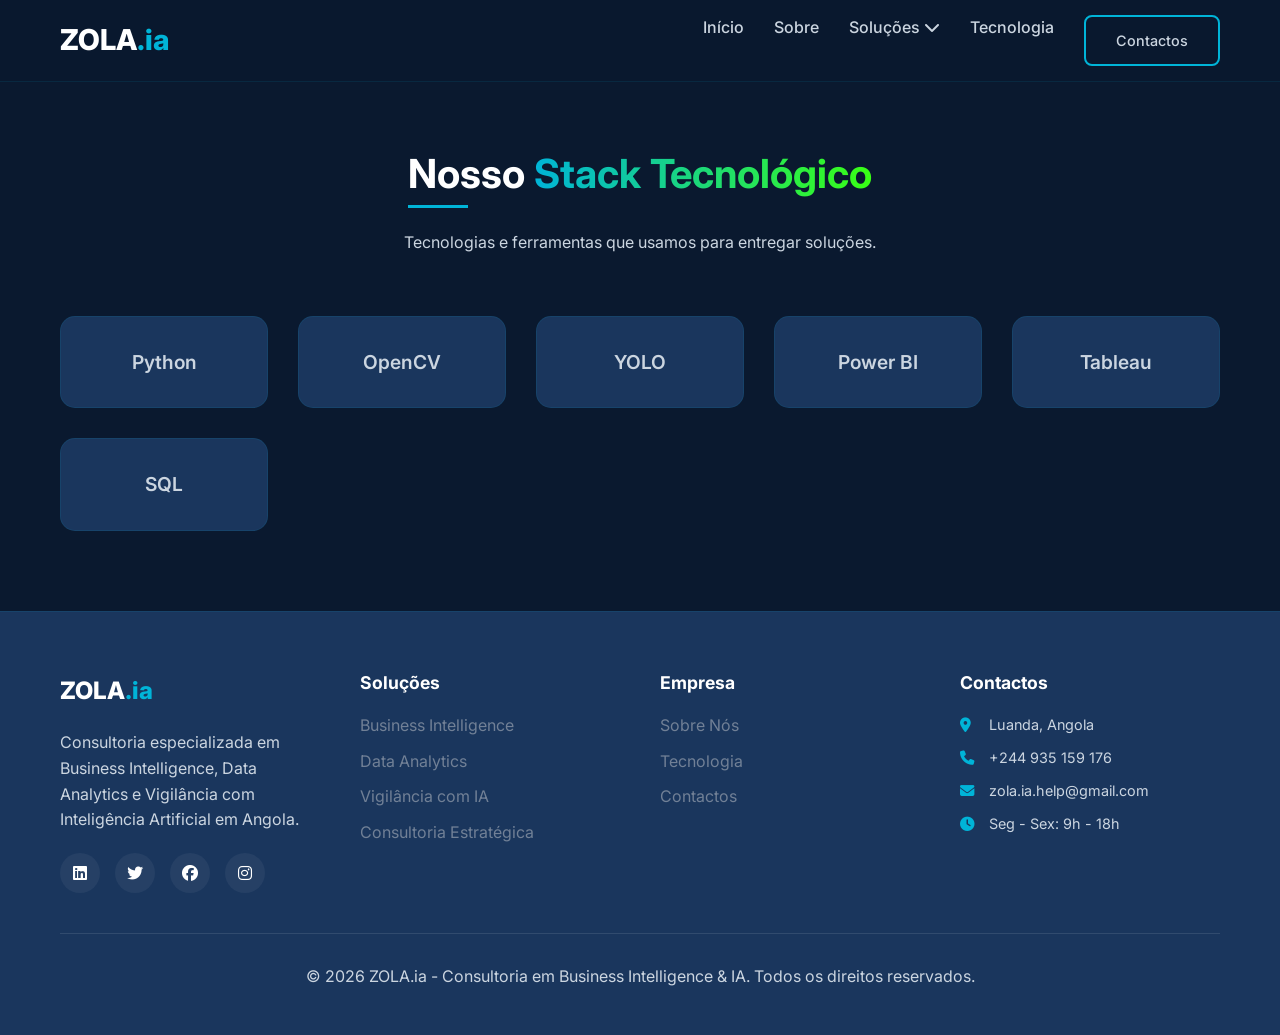
<file: technology.html>
<!-- technology.html -->
<!DOCTYPE html>
<html lang="pt">
<head>
    <meta charset="UTF-8">
    <meta name="viewport" content="width=device-width, initial-scale=1.0">
    <title>Tecnologia - ZOLA.ia</title>
    
    <link rel="stylesheet" href="https://cdnjs.cloudflare.com/ajax/libs/font-awesome/6.4.0/css/all.min.css">
    <link href="https://fonts.googleapis.com/css2?family=Inter:wght@300;400;500;600;700;800&display=swap" rel="stylesheet">
    <link rel="stylesheet" href="css/style.css">
    <style>
        .tech-section {
            padding: 150px 0 80px;
        }
        .tech-grid {
            display: grid;
            grid-template-columns: repeat(auto-fit, minmax(200px, 1fr));
            gap: 30px;
            margin-top: 50px;
        }
        .tech-card {
            background: var(--primary-blue);
            padding: 30px;
            text-align: center;
            border-radius: 15px;
            font-size: 1.2rem;
            font-weight: 600;
            transition: all 0.3s ease;
            border: 1px solid rgba(0, 180, 216, 0.1);
        }
        .tech-card:hover {
            transform: translateY(-5px);
            border-color: var(--electric-blue);
        }
    </style>
</head>
<body>
    <header>
        <div class="container header-container">
            <a href="index.html" class="logo">
                ZOLA<span>.ia</span>
            </a>
            
            <button class="mobile-menu-btn">
                <i class="fas fa-bars"></i>
            </button>
            
            <nav>
                <ul class="nav-menu">
                    <li><a href="index.html">Início</a></li>
                    <li><a href="about.html">Sobre</a></li>
                    <li class="dropdown">
                        <a href="#">Soluções <i class="fas fa-chevron-down"></i></a>
                        <ul class="dropdown-menu">
                            <li><a href="bi_consulting.html"><i class="fas fa-chart-line"></i> Business Intelligence</a></li>
                            <li><a href="data_analytics.html"><i class="fas fa-chart-pie"></i> Data Analytics</a></li>
                            <li><a href="security.html"><i class="fas fa-shield-alt"></i> Vigilância com IA</a></li>
                            <li><a href="strategic_consulting.html"><i class="fas fa-users"></i> Consultoria Estratégica</a></li>
                        </ul>
                    </li>
                    <li><a href="technology.html">Tecnologia</a></li>
                    <li><a href="contact.html" class="btn btn-secondary">Contactos</a></li>
                </ul>
            </nav>
        </div>
    </header>

    <main>
        <section class="tech-section">
            <div class="container">
                <div class="section-header">
                    <h2>Nosso <span class="gradient-text">Stack Tecnológico</span></h2>
                    <p>Tecnologias e ferramentas que usamos para entregar soluções.</p>
                </div>

                <div class="tech-grid">
                    <div class="tech-card">Python</div>
                    <div class="tech-card">OpenCV</div>
                    <div class="tech-card">YOLO</div>
                    <div class="tech-card">Power BI</div>
                    <div class="tech-card">Tableau</div>
                    <div class="tech-card">SQL</div>
                </div>
            </div>
        </section>
    </main>

    <footer>
        <div class="container">
            <div class="footer-content">
                <div class="footer-about">
                    <div class="footer-logo">ZOLA<span>.ia</span></div>
                    <p>Consultoria especializada em Business Intelligence, Data Analytics e Vigilância com Inteligência Artificial em Angola.</p>
                    <div class="social-links">
                        <a href="#"><i class="fab fa-linkedin"></i></a>
                        <a href="#"><i class="fab fa-twitter"></i></a>
                        <a href="#"><i class="fab fa-facebook"></i></a>
                        <a href="#"><i class="fab fa-instagram"></i></a>
                    </div>
                </div>
                
                <div class="footer-links">
                    <h4>Soluções</h4>
                    <ul>
                        <li><a href="bi_consulting.html">Business Intelligence</a></li>
                        <li><a href="data_analytics.html">Data Analytics</a></li>
                        <li><a href="security.html">Vigilância com IA</a></li>
                        <li><a href="strategic_consulting.html">Consultoria Estratégica</a></li>
                    </ul>
                </div>
                
                <div class="footer-links">
                    <h4>Empresa</h4>
                    <ul>
                        <li><a href="about.html">Sobre Nós</a></li>
                        <li><a href="technology.html">Tecnologia</a></li>
                        <li><a href="contact.html">Contactos</a></li>
                    </ul>
                </div>
                
                <div class="footer-contact">
                    <h4>Contactos</h4>
                    <p><i class="fas fa-map-marker-alt"></i> Luanda, Angola</p>
                    <p><i class="fas fa-phone"></i> +244 935 159 176</p>
                    <p><i class="fas fa-envelope"></i> zola.ia.help@gmail.com</p>
                    <p><i class="fas fa-clock"></i> Seg - Sex: 9h - 18h</p>
                </div>
            </div>
            
            <div class="footer-bottom">
                <p>&copy; 2026 ZOLA.ia - Consultoria em Business Intelligence & IA. Todos os direitos reservados.</p>
            </div>
        </div>
    </footer>

    <script src="js/main.js"></script>
</body>
</html>
</file>
<file: css/style.css>
/* css/style.css */
:root {
    --primary-dark: #0a192f;
    --primary-blue: #1a365d;
    --secondary-blue: #2d3748;
    --accent-blue: #3182ce;
    --electric-blue: #00b4d8;
    --neon-green: #39ff14;
    --gray-dark: #2d3748;
    --gray-medium: #718096;
    --gray-light: #cbd5e0;
    --white: #ffffff;
    --black: #000000;
}

* {
    margin: 0;
    padding: 0;
    box-sizing: border-box;
}

html {
    scroll-behavior: smooth;
}

body {
    font-family: 'Inter', 'Segoe UI', Tahoma, Geneva, Verdana, sans-serif;
    line-height: 1.6;
    color: var(--gray-light);
    background-color: var(--primary-dark);
}

.container {
    max-width: 1200px;
    margin: 0 auto;
    padding: 0 20px;
}

/* Typography */
h1, h2, h3, h4, h5, h6 {
    font-weight: 700;
    line-height: 1.2;
    margin-bottom: 1rem;
    color: var(--white);
}

h1 {
    font-size: 3.5rem;
    background: linear-gradient(90deg, var(--electric-blue), var(--neon-green));
    -webkit-background-clip: text;
    background-clip: text;
    color: transparent;
}

h2 {
    font-size: 2.5rem;
    position: relative;
    display: inline-block;
    margin-bottom: 2rem;
}

h2:after {
    content: '';
    position: absolute;
    bottom: -10px;
    left: 0;
    width: 60px;
    height: 3px;
    background: var(--electric-blue);
}

h3 {
    font-size: 1.5rem;
    margin-bottom: 15px;
}

p {
    margin-bottom: 1rem;
    font-size: 1rem;
    color: var(--gray-light);
}

/* Buttons */
.btn {
    display: inline-block;
    padding: 12px 30px;
    border-radius: 8px;
    text-decoration: none;
    font-weight: 600;
    font-size: 0.9rem;
    transition: all 0.3s ease;
    cursor: pointer;
    border: none;
}

.btn-primary {
    background: linear-gradient(135deg, var(--electric-blue), var(--accent-blue));
    color: var(--white);
}

.btn-primary:hover {
    transform: translateY(-3px);
    box-shadow: 0 10px 20px rgba(0, 180, 216, 0.3);
}

.btn-secondary {
    background: transparent;
    color: var(--electric-blue);
    border: 2px solid var(--electric-blue);
}

.btn-secondary:hover {
    background: var(--electric-blue);
    color: var(--primary-dark);
}

.btn-outline {
    background: transparent;
    border: 2px solid var(--electric-blue);
    color: var(--electric-blue);
}

.btn-outline:hover {
    background: var(--electric-blue);
    color: var(--primary-dark);
}

/* Header */
header {
    background-color: rgba(10, 25, 47, 0.95);
    backdrop-filter: blur(10px);
    position: fixed;
    top: 0;
    left: 0;
    right: 0;
    z-index: 1000;
    padding: 15px 0;
    border-bottom: 1px solid rgba(0, 180, 216, 0.1);
}

.header-container {
    display: flex;
    justify-content: space-between;
    align-items: center;
}

.logo {
    font-size: 1.8rem;
    font-weight: 800;
    color: var(--white);
    text-decoration: none;
}

.logo span {
    color: var(--electric-blue);
}

.nav-menu {
    display: flex;
    list-style: none;
    gap: 30px;
}

.nav-menu a {
    color: var(--gray-light);
    text-decoration: none;
    font-weight: 500;
    transition: color 0.3s ease;
    position: relative;
}

.nav-menu a:hover {
    color: var(--electric-blue);
}

.nav-menu a:after {
    content: '';
    position: absolute;
    bottom: -5px;
    left: 0;
    width: 0;
    height: 2px;
    background: var(--electric-blue);
    transition: width 0.3s ease;
}

.nav-menu a:hover:after {
    width: 100%;
}

.dropdown {
    position: relative;
}

.dropdown-menu {
    position: absolute;
    top: 100%;
    left: 0;
    background: var(--primary-blue);
    min-width: 250px;
    padding: 10px 0;
    border-radius: 8px;
    opacity: 0;
    visibility: hidden;
    transition: all 0.3s ease;
    border: 1px solid rgba(0, 180, 216, 0.2);
}

.dropdown:hover .dropdown-menu {
    opacity: 1;
    visibility: visible;
}

.dropdown-menu li {
    list-style: none;
}

.dropdown-menu a {
    display: block;
    padding: 10px 20px;
    white-space: nowrap;
}

.dropdown-menu a i {
    margin-right: 10px;
    width: 20px;
}

.mobile-menu-btn {
    display: none;
    background: none;
    border: none;
    color: var(--white);
    font-size: 1.5rem;
    cursor: pointer;
}

/* Hero Section */
.hero {
    padding: 180px 0 100px;
    background: linear-gradient(135deg, var(--primary-dark), #0a1628);
    position: relative;
    overflow: hidden;
}

.hero-content {
    display: grid;
    grid-template-columns: 1fr 1fr;
    gap: 60px;
    align-items: center;
}

.hero-badge {
    display: inline-flex;
    align-items: center;
    gap: 8px;
    background: rgba(0, 180, 216, 0.1);
    padding: 8px 16px;
    border-radius: 50px;
    margin-bottom: 20px;
    font-size: 0.85rem;
    border: 1px solid rgba(0, 180, 216, 0.2);
}

.pulse-dot {
    width: 8px;
    height: 8px;
    background: var(--neon-green);
    border-radius: 50%;
    display: inline-block;
    animation: pulse 1.5s infinite;
}

@keyframes pulse {
    0%, 100% { opacity: 1; transform: scale(1); }
    50% { opacity: 0.5; transform: scale(1.2); }
}

.gradient-text {
    background: linear-gradient(90deg, var(--electric-blue), var(--neon-green));
    -webkit-background-clip: text;
    background-clip: text;
    color: transparent;
}

.hero-description {
    font-size: 1.2rem;
    margin-bottom: 30px;
}

.hero-buttons {
    display: flex;
    gap: 20px;
    margin-bottom: 40px;
}

.hero-stats {
    display: flex;
    gap: 40px;
    padding-top: 30px;
    border-top: 1px solid rgba(255, 255, 255, 0.1);
}

.stat-number {
    font-size: 1.8rem;
    font-weight: 800;
    color: var(--electric-blue);
}

.stat-label {
    font-size: 0.85rem;
    color: var(--gray-medium);
}

/* AI Orb Animation */
.hero-visual {
    position: relative;
    height: 450px;
}

.ai-orb {
    position: relative;
    width: 350px;
    height: 350px;
    margin: 0 auto;
    top: 50%;
    transform: translateY(-50%);
}

.orb-core {
    position: absolute;
    width: 120px;
    height: 120px;
    background: radial-gradient(circle, var(--electric-blue), var(--primary-blue));
    border-radius: 50%;
    top: 50%;
    left: 50%;
    transform: translate(-50%, -50%);
    animation: pulse-glow 2s infinite;
    box-shadow: 0 0 50px rgba(0, 180, 216, 0.5);
}

.orb-ring {
    position: absolute;
    border: 2px solid rgba(0, 180, 216, 0.3);
    border-radius: 50%;
    top: 50%;
    left: 50%;
    transform: translate(-50%, -50%);
}

.ring-1 { width: 200px; height: 200px; animation: rotate 20s linear infinite; }
.ring-2 { width: 260px; height: 260px; animation: rotate 15s linear infinite reverse; }
.ring-3 { width: 320px; height: 320px; animation: rotate 25s linear infinite; }

@keyframes rotate {
    from { transform: translate(-50%, -50%) rotate(0deg); }
    to { transform: translate(-50%, -50%) rotate(360deg); }
}

@keyframes pulse-glow {
    0%, 100% { opacity: 1; transform: translate(-50%, -50%) scale(1); box-shadow: 0 0 50px rgba(0, 180, 216, 0.5); }
    50% { opacity: 0.7; transform: translate(-50%, -50%) scale(1.05); box-shadow: 0 0 80px rgba(0, 180, 216, 0.8); }
}

.particle {
    position: absolute;
    width: 4px;
    height: 4px;
    background: var(--neon-green);
    border-radius: 50%;
    animation: float-particle 4s infinite;
}

@keyframes float-particle {
    0% { transform: translate(0, 0); opacity: 1; }
    100% { transform: translate(20px, -20px); opacity: 0; }
}

/* Floating Cards */
.floating-cards {
    position: absolute;
    bottom: 0;
    left: 0;
    right: 0;
    display: flex;
    justify-content: center;
    gap: 15px;
    flex-wrap: wrap;
}

.float-card {
    background: rgba(10, 25, 47, 0.9);
    backdrop-filter: blur(10px);
    padding: 12px 20px;
    border-radius: 50px;
    display: flex;
    align-items: center;
    gap: 10px;
    font-size: 0.85rem;
    font-weight: 500;
    border: 1px solid rgba(0, 180, 216, 0.3);
    position: relative;
    cursor: pointer;
}

.float-card:hover .card-tooltip {
    opacity: 1;
    visibility: visible;
    transform: translateY(-10px);
}

.card-tooltip {
    position: absolute;
    bottom: 100%;
    left: 50%;
    transform: translateX(-50%) translateY(0);
    background: var(--primary-blue);
    color: var(--white);
    padding: 8px 15px;
    border-radius: 8px;
    font-size: 0.75rem;
    white-space: nowrap;
    opacity: 0;
    visibility: hidden;
    transition: all 0.3s ease;
    border: 1px solid var(--electric-blue);
}

.bi-card i { color: var(--electric-blue); }
.analytics-card i { color: var(--neon-green); }
.security-card i { color: #ff6b6b; }
.consulting-card i { color: #f39c12; }

@keyframes float {
    0%, 100% { transform: translateY(0); }
    50% { transform: translateY(-10px); }
}

.float-card:nth-child(1) { animation: float 4s ease-in-out infinite; }
.float-card:nth-child(2) { animation: float 4s ease-in-out infinite 0.3s; }
.float-card:nth-child(3) { animation: float 4s ease-in-out infinite 0.6s; }
.float-card:nth-child(4) { animation: float 4s ease-in-out infinite 0.9s; }

.hero-wave {
    position: absolute;
    bottom: -2px;
    left: 0;
    width: 100%;
    overflow: hidden;
    line-height: 0;
}

.hero-wave svg {
    position: relative;
    display: block;
    width: calc(100% + 1.3px);
    height: 80px;
}

/* Solutions Section */
.solutions-section {
    padding: 100px 0;
}

.section-header {
    text-align: center;
    margin-bottom: 60px;
}

.section-badge {
    display: inline-block;
    background: rgba(0, 180, 216, 0.1);
    padding: 5px 15px;
    border-radius: 50px;
    font-size: 0.8rem;
    margin-bottom: 20px;
    border: 1px solid rgba(0, 180, 216, 0.3);
}

.solutions-grid {
    display: grid;
    grid-template-columns: repeat(2, 1fr);
    gap: 30px;
}

.solution-card {
    position: relative;
    background: var(--primary-blue);
    border-radius: 20px;
    padding: 40px 30px;
    transition: all 0.3s ease;
    overflow: hidden;
    border: 1px solid rgba(0, 180, 216, 0.1);
}

.solution-card:hover {
    transform: translateY(-10px);
    border-color: var(--electric-blue);
}

.solution-card:hover .card-glow {
    opacity: 1;
}

.card-glow {
    position: absolute;
    top: 0;
    left: 0;
    right: 0;
    height: 4px;
    opacity: 0;
    transition: opacity 0.3s ease;
}

.bi-solution .card-glow { background: linear-gradient(90deg, var(--electric-blue), var(--neon-green)); }
.analytics-solution .card-glow { background: linear-gradient(90deg, var(--neon-green), var(--electric-blue)); }
.security-solution .card-glow { background: linear-gradient(90deg, #ff6b6b, #ee5a24); }
.consulting-solution .card-glow { background: linear-gradient(90deg, #f39c12, #e67e22); }

.solution-icon {
    margin-bottom: 25px;
}

.icon-bg {
    width: 70px;
    height: 70px;
    background: rgba(0, 180, 216, 0.1);
    border-radius: 20px;
    display: flex;
    align-items: center;
    justify-content: center;
}

.icon-bg i {
    font-size: 2rem;
}

.bi-solution .icon-bg i { color: var(--electric-blue); }
.analytics-solution .icon-bg i { color: var(--neon-green); }
.security-solution .icon-bg i { color: #ff6b6b; }
.consulting-solution .icon-bg i { color: #f39c12; }

.feature-list {
    margin: 20px 0;
}

.feature {
    margin-bottom: 8px;
    font-size: 0.9rem;
    color: var(--gray-light);
}

.feature i {
    margin-right: 8px;
    font-size: 0.8rem;
}

.bi-solution .feature i { color: var(--electric-blue); }
.analytics-solution .feature i { color: var(--neon-green); }
.security-solution .feature i { color: #ff6b6b; }
.consulting-solution .feature i { color: #f39c12; }

.tech-stack {
    display: flex;
    gap: 10px;
    margin: 20px 0;
    flex-wrap: wrap;
}

.tech-stack span {
    background: rgba(255, 255, 255, 0.05);
    padding: 4px 12px;
    border-radius: 20px;
    font-size: 0.7rem;
    font-family: monospace;
}

.card-link {
    display: inline-flex;
    align-items: center;
    gap: 8px;
    color: var(--electric-blue);
    text-decoration: none;
    font-weight: 500;
    transition: gap 0.3s ease;
}

.card-link:hover {
    gap: 12px;
}

/* Process Flow */
.how-it-works {
    padding: 100px 0;
    background: var(--primary-blue);
}

.process-flow {
    display: flex;
    align-items: center;
    justify-content: center;
    flex-wrap: wrap;
    gap: 20px;
    margin-top: 60px;
}

.process-step {
    text-align: center;
    flex: 1;
    min-width: 200px;
    background: rgba(255, 255, 255, 0.05);
    padding: 30px 20px;
    border-radius: 20px;
    backdrop-filter: blur(10px);
    transition: transform 0.3s ease;
}

.process-step:hover {
    transform: translateY(-5px);
    background: rgba(255, 255, 255, 0.08);
}

.step-number {
    font-size: 2.5rem;
    font-weight: 800;
    background: linear-gradient(135deg, var(--electric-blue), var(--neon-green));
    -webkit-background-clip: text;
    background-clip: text;
    color: transparent;
    margin-bottom: 10px;
}

.step-icon {
    font-size: 2rem;
    color: var(--electric-blue);
    margin-bottom: 15px;
}

.process-arrow {
    color: var(--electric-blue);
    font-size: 1.5rem;
}

/* Impact Section */
.impact-section {
    padding: 100px 0;
}

.impact-grid {
    display: grid;
    grid-template-columns: repeat(4, 1fr);
    gap: 30px;
    margin-top: 50px;
}

.impact-card {
    text-align: center;
    padding: 30px;
    background: var(--primary-blue);
    border-radius: 20px;
    transition: all 0.3s ease;
}

.impact-card:hover {
    transform: translateY(-5px);
    background: rgba(0, 180, 216, 0.1);
}

.impact-icon {
    font-size: 2rem;
    margin-bottom: 15px;
    color: var(--electric-blue);
}

.impact-number {
    font-size: 2.2rem;
    font-weight: 800;
    background: linear-gradient(135deg, var(--electric-blue), var(--neon-green));
    -webkit-background-clip: text;
    background-clip: text;
    color: transparent;
}

.impact-label {
    font-weight: 600;
    margin: 10px 0;
}

.impact-desc {
    font-size: 0.85rem;
    color: var(--gray-medium);
}

/* CTA Section */
.cta-section {
    padding: 100px 0;
    background: linear-gradient(135deg, var(--primary-dark), var(--primary-blue));
}

.cta-content {
    text-align: center;
    max-width: 700px;
    margin: 0 auto;
}

.cta-content h2 {
    font-size: 2.5rem;
    margin-bottom: 20px;
}

.cta-buttons {
    display: flex;
    gap: 20px;
    justify-content: center;
    margin-top: 30px;
}

/* Footer */
footer {
    background: var(--primary-blue);
    padding: 60px 0 30px;
    border-top: 1px solid rgba(0, 180, 216, 0.1);
}

.footer-content {
    display: grid;
    grid-template-columns: repeat(auto-fit, minmax(250px, 1fr));
    gap: 40px;
    margin-bottom: 40px;
}

.footer-logo {
    font-size: 1.5rem;
    font-weight: 800;
    color: var(--white);
    margin-bottom: 20px;
}

.footer-logo span {
    color: var(--electric-blue);
}

.footer-links h4,
.footer-contact h4 {
    margin-bottom: 20px;
    font-size: 1.1rem;
}

.footer-links ul {
    list-style: none;
}

.footer-links li {
    margin-bottom: 10px;
}

.footer-links a {
    color: var(--gray-medium);
    text-decoration: none;
    transition: color 0.3s ease;
}

.footer-links a:hover {
    color: var(--electric-blue);
}

.social-links {
    display: flex;
    gap: 15px;
    margin-top: 20px;
}

.social-links a {
    display: inline-flex;
    align-items: center;
    justify-content: center;
    width: 40px;
    height: 40px;
    background: rgba(255, 255, 255, 0.05);
    border-radius: 50%;
    color: var(--white);
    text-decoration: none;
    transition: all 0.3s ease;
}

.social-links a:hover {
    background: var(--electric-blue);
    transform: translateY(-3px);
}

.footer-contact p {
    margin-bottom: 10px;
    font-size: 0.9rem;
}

.footer-contact i {
    width: 25px;
    color: var(--electric-blue);
}

.footer-bottom {
    text-align: center;
    padding-top: 30px;
    border-top: 1px solid rgba(255, 255, 255, 0.1);
    color: var(--gray-medium);
    font-size: 0.85rem;
}

/* Back to Top Button */
.back-to-top {
    position: fixed;
    bottom: 30px;
    right: 30px;
    width: 45px;
    height: 45px;
    border-radius: 50%;
    background: linear-gradient(135deg, var(--electric-blue), var(--accent-blue));
    color: white;
    border: none;
    cursor: pointer;
    opacity: 0;
    visibility: hidden;
    transition: all 0.3s ease;
    z-index: 999;
    font-size: 1.2rem;
    display: flex;
    align-items: center;
    justify-content: center;
}

.back-to-top.visible {
    opacity: 1;
    visibility: visible;
}

.back-to-top:hover {
    transform: translateY(-3px);
}

/* Animation Classes */
.animated {
    animation: fadeInUp 0.6s ease forwards;
}

@keyframes fadeInUp {
    from {
        opacity: 0;
        transform: translateY(30px);
    }
    to {
        opacity: 1;
        transform: translateY(0);
    }
}

/* Loading States */
.loading {
    display: inline-block;
    width: 20px;
    height: 20px;
    border: 2px solid rgba(255, 255, 255, 0.3);
    border-radius: 50%;
    border-top-color: var(--electric-blue);
    animation: spin 0.8s linear infinite;
}

@keyframes spin {
    to { transform: rotate(360deg); }
}

/* Efeito de brilho durante a contagem */
.impact-number.counting {
    text-shadow: 0 0 10px rgba(0, 180, 216, 0.5);
    transition: text-shadow 0.1s ease;
}

.impact-number.counted {
    animation: numberPulse 0.5s ease-out;
}

@keyframes numberPulse {
    0% {
        transform: scale(1);
        text-shadow: 0 0 0px rgba(0, 180, 216, 0);
    }
    50% {
        transform: scale(1.1);
        text-shadow: 0 0 20px rgba(0, 180, 216, 0.8);
    }
    100% {
        transform: scale(1);
        text-shadow: 0 0 0px rgba(0, 180, 216, 0);
    }
}

/* Efeito de brilho no card durante a contagem */
.impact-card:has(.counting) {
    box-shadow: 0 0 20px rgba(0, 180, 216, 0.2);
    transition: box-shadow 0.3s ease;
}

/* Responsive */
@media (max-width: 992px) {
    h1 { font-size: 2.5rem; }
    h2 { font-size: 2rem; }
    
    .hero-content {
        grid-template-columns: 1fr;
        text-align: center;
    }
    
    .hero-stats {
        justify-content: center;
    }
    
    .solutions-grid {
        grid-template-columns: 1fr;
    }
    
    .impact-grid {
        grid-template-columns: repeat(2, 1fr);
    }
    
    .process-flow {
        flex-direction: column;
    }
    
    .process-arrow {
        transform: rotate(90deg);
    }
    
    .nav-menu {
        position: fixed;
        top: 70px;
        left: -100%;
        width: 100%;
        height: calc(100vh - 70px);
        background: var(--primary-dark);
        flex-direction: column;
        align-items: center;
        justify-content: flex-start;
        padding-top: 50px;
        transition: left 0.3s ease;
        z-index: 999;
    }
    
    .nav-menu.active {
        left: 0;
    }
    
    .mobile-menu-btn {
        display: block;
    }
    
    .dropdown-menu {
        position: static;
        background: transparent;
        opacity: 1;
        visibility: visible;
        display: none;
        padding-left: 20px;
    }
    
    .dropdown.active .dropdown-menu {
        display: block;
    }
}

@media (max-width: 768px) {
    .section {
        padding: 60px 0;
    }
    
    .impact-grid {
        grid-template-columns: 1fr;
    }
    
    .hero-buttons,
    .cta-buttons {
        flex-direction: column;
        align-items: center;
    }
    
    .floating-cards {
        display: none;
    }
    
    .hero-visual {
        height: 300px;
    }
    
    .ai-orb {
        width: 250px;
        height: 250px;
    }
    
    .orb-core {
        width: 80px;
        height: 80px;
    }
    
    .ring-1 { width: 150px; height: 150px; }
    .ring-2 { width: 200px; height: 200px; }
    .ring-3 { width: 250px; height: 250px; }
}
</file>
